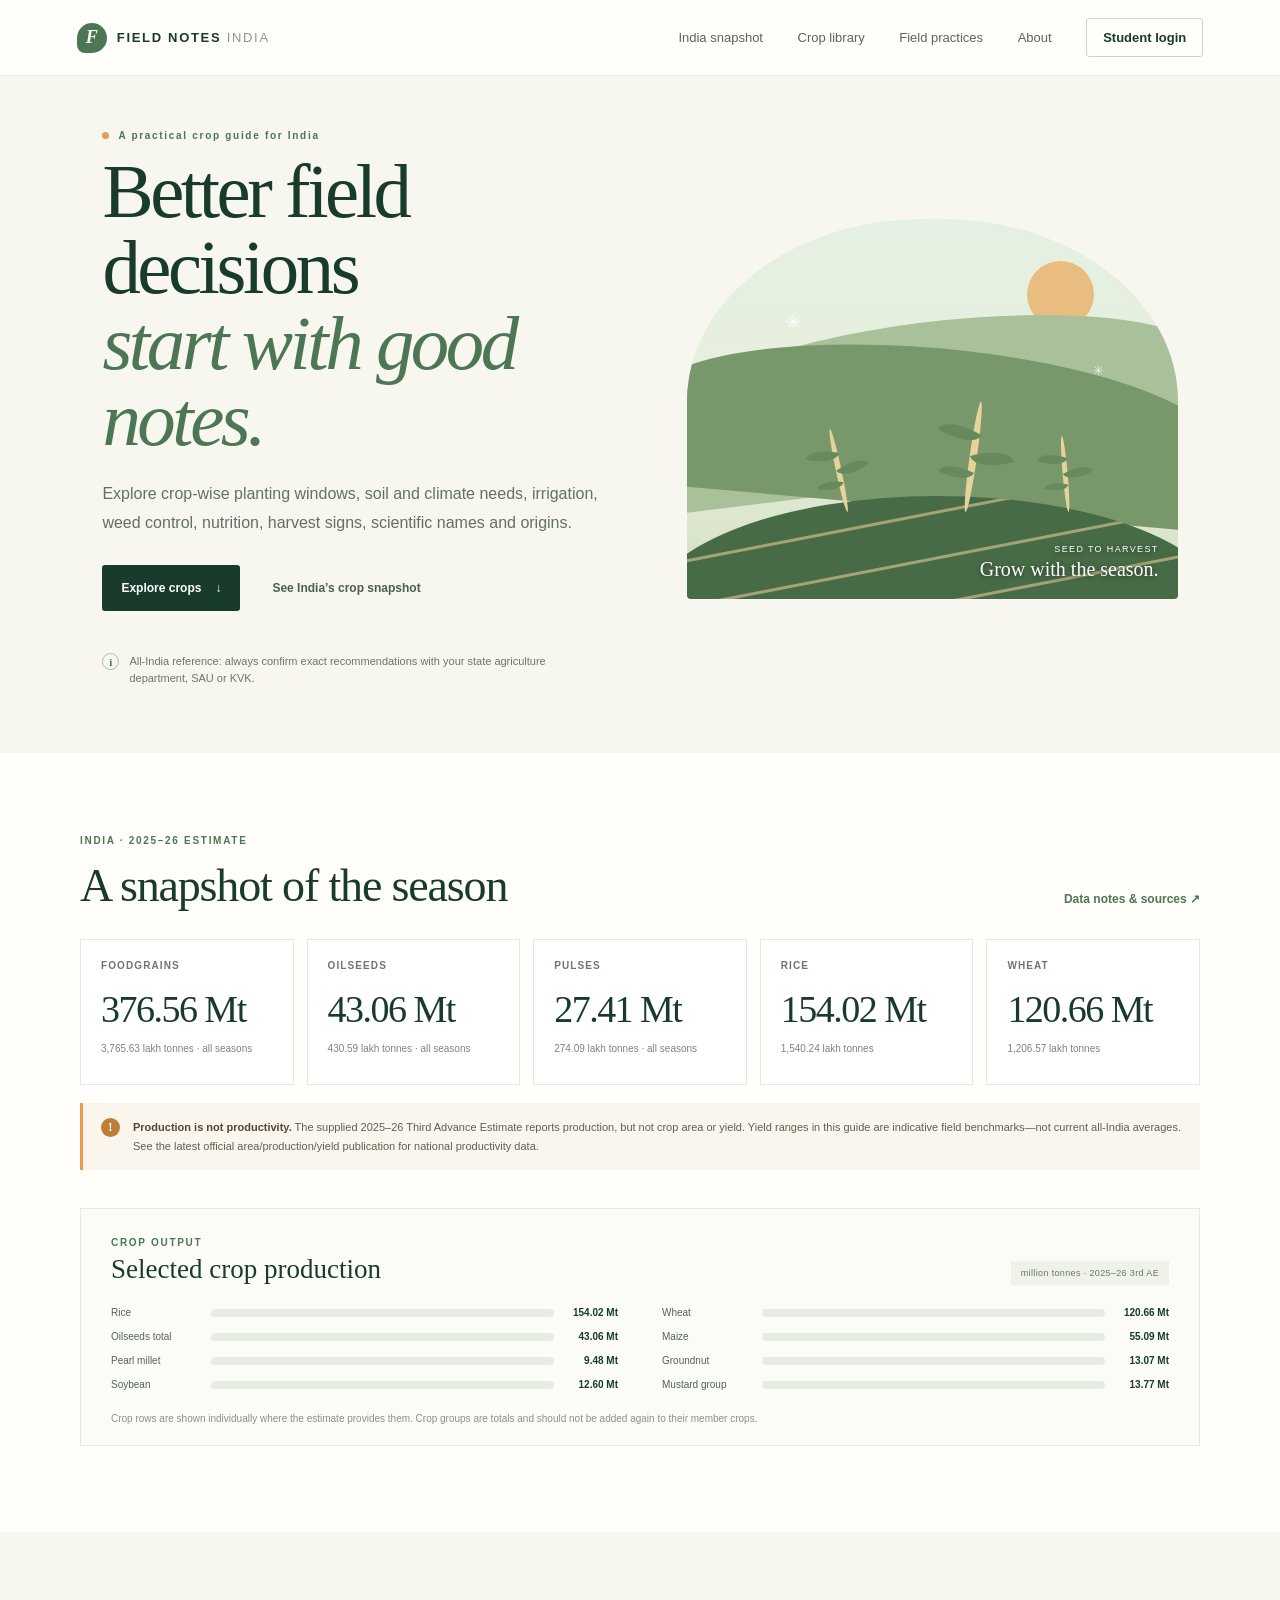
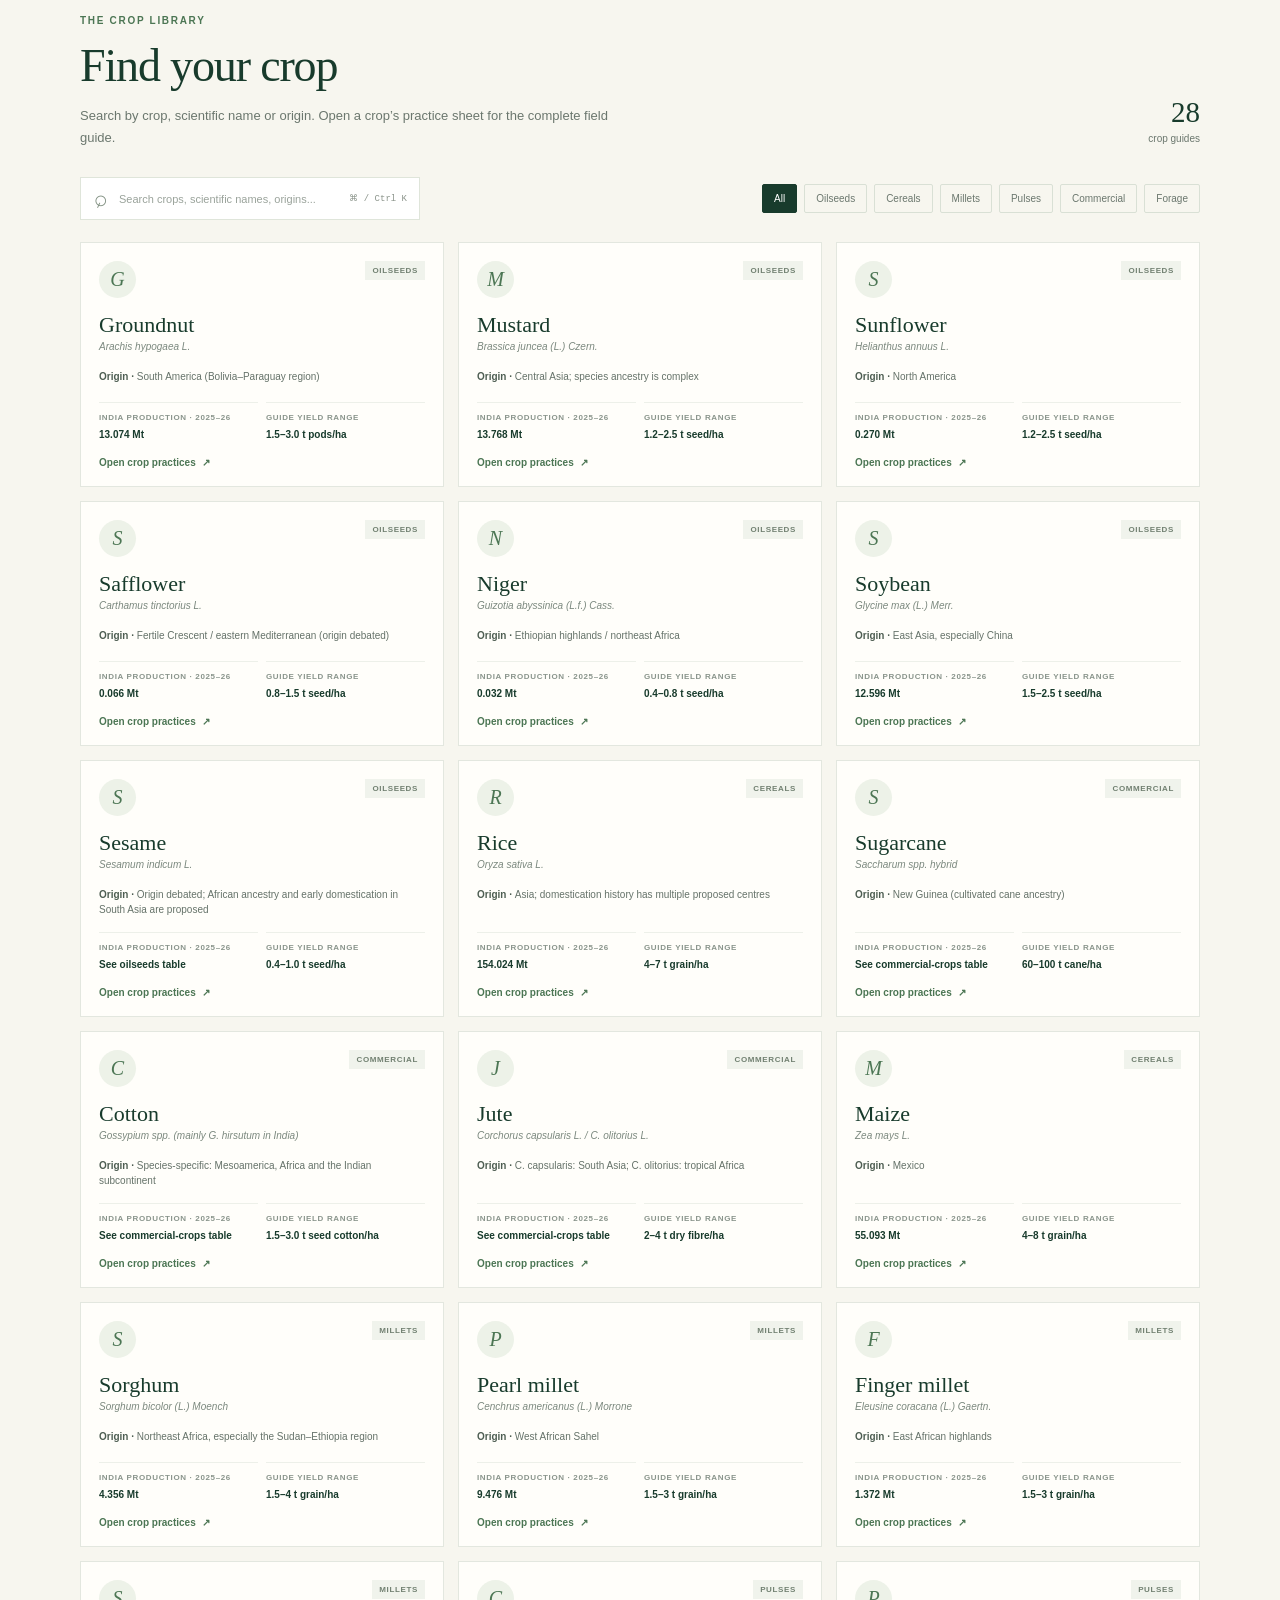
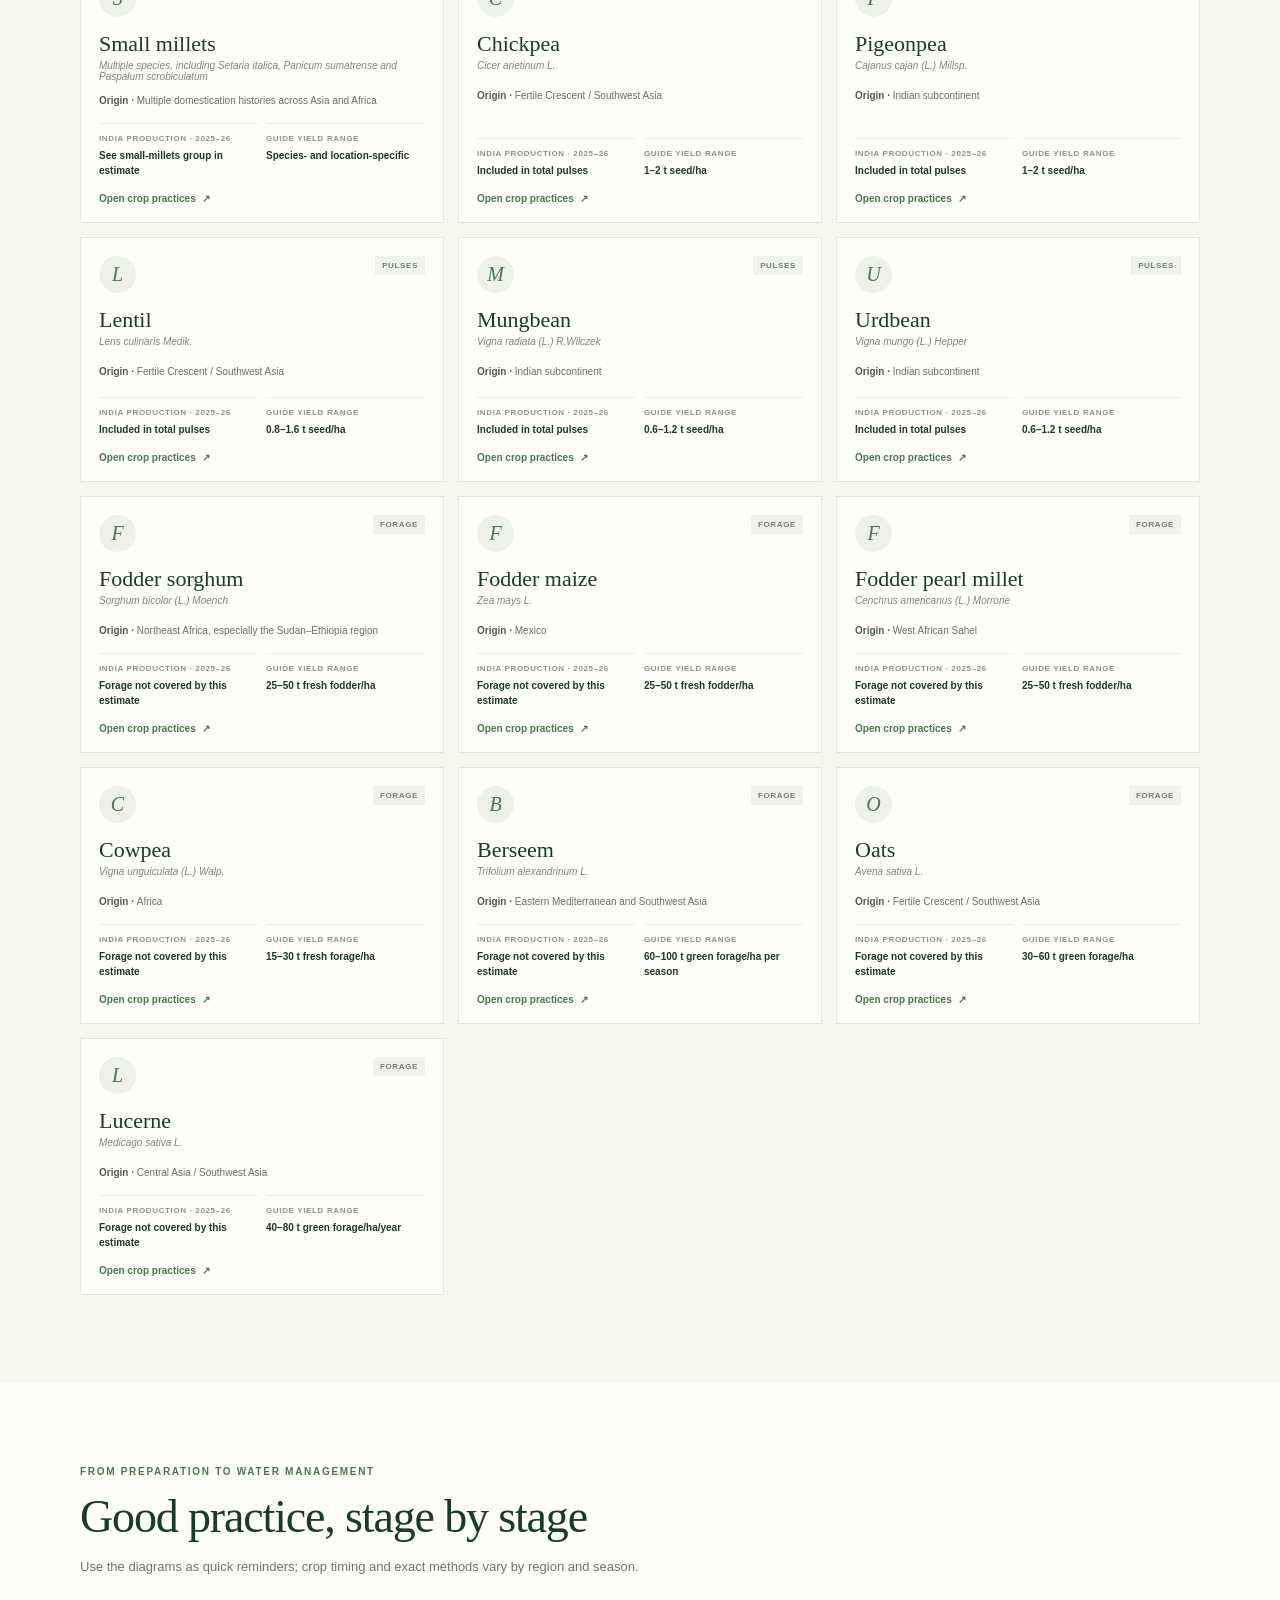
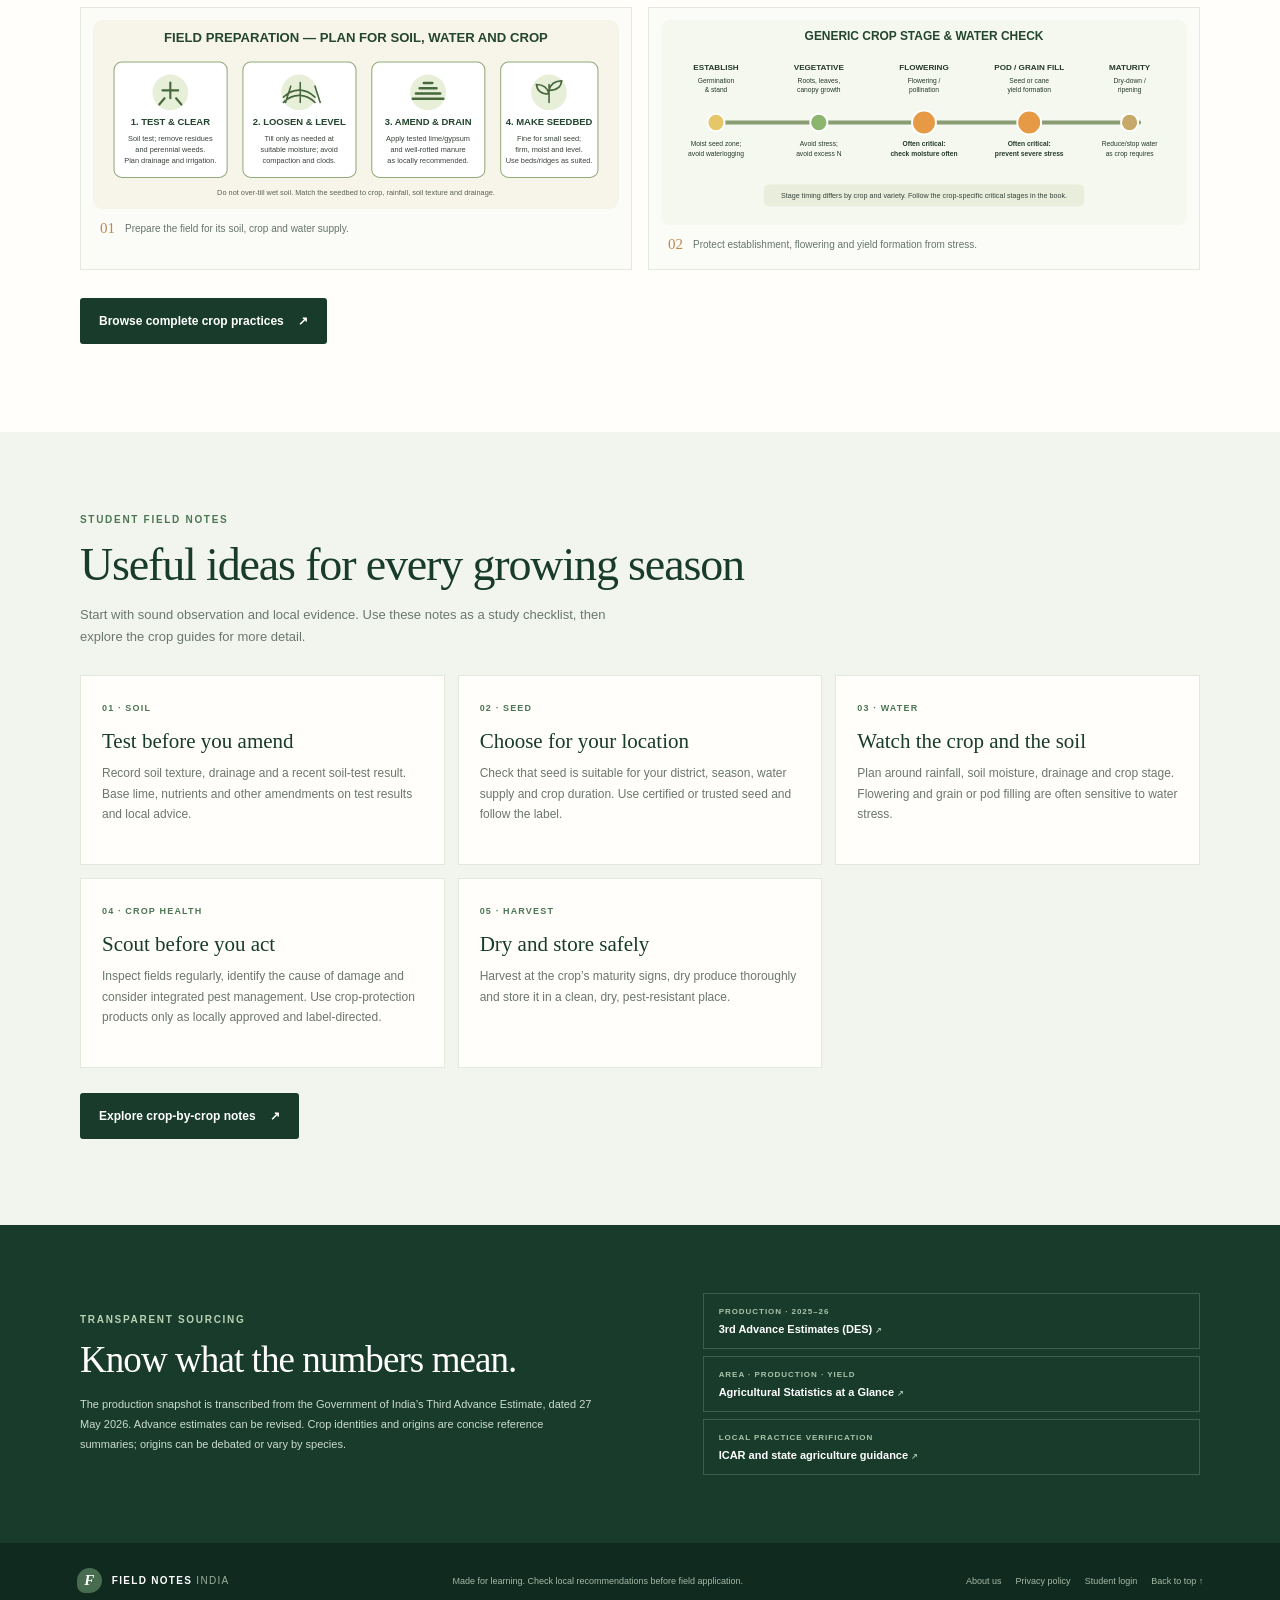
<file: index.html>
<!doctype html>
<html lang="en">
<head>
  <meta charset="utf-8">
  <meta name="viewport" content="width=device-width, initial-scale=1">
  <meta name="description" content="An India-focused crop practice guide with sowing, irrigation, nutrition, harvest, crop origins and the latest official production estimates.">
  <meta name="theme-color" content="#183b2c">
  <title>Field Notes India | Crop Practices</title>
  <link rel="stylesheet" href="styles.css">
  <script src="site.js" defer></script>
  <script src="script.js" defer></script>
</head>
<body>
  <a class="skip-link" href="#main">Skip to content</a>
  <header class="site-header">
    <a class="brand" href="#home" aria-label="Field Notes India home">
      <span class="brand-mark" aria-hidden="true">F</span>
      <span>FIELD NOTES <span class="brand-light">INDIA</span></span>
    </a>
    <button class="menu-toggle" type="button" aria-expanded="false" aria-controls="site-navigation" aria-label="Open navigation">
      <span></span><span></span><span></span>
    </button>
    <nav id="site-navigation" aria-label="Main navigation">
      <a href="#overview">India snapshot</a>
      <a href="#crops">Crop library</a>
      <a href="practices.html">Field practices</a>
      <a href="about.html">About</a>
      <a class="nav-book" href="student.html">Student login</a>
    </nav>
  </header>

  <main id="main">
    <section class="hero" id="home">
      <div class="hero-copy">
        <p class="eyebrow"><span class="eyebrow-dot"></span> A practical crop guide for India</p>
        <h1>Better field decisions<br><em>start with good notes.</em></h1>
        <p class="hero-text">Explore crop-wise planting windows, soil and climate needs, irrigation, weed control, nutrition, harvest signs, scientific names and origins.</p>
        <div class="hero-actions">
          <a class="button button-primary" href="#crops">Explore crops <span aria-hidden="true">↓</span></a>
          <a class="button button-quiet" href="#overview">See India’s crop snapshot</a>
        </div>
        <div class="hero-note"><span class="note-icon" aria-hidden="true">i</span><span>All-India reference: always confirm exact recommendations with your state agriculture department, SAU or KVK.</span></div>
      </div>
      <div class="hero-art" aria-label="Illustration of crop rows growing in a field">
        <div class="sun"></div>
        <div class="hill hill-back"></div>
        <div class="hill hill-front"></div>
        <div class="field-lines"></div>
        <div class="plant plant-one"><i></i><i></i><i></i></div>
        <div class="plant plant-two"><i></i><i></i><i></i></div>
        <div class="plant plant-three"><i></i><i></i><i></i></div>
        <div class="art-label"><span>SEED TO HARVEST</span><strong>Grow with the season.</strong></div>
        <span class="art-spark spark-one" aria-hidden="true">✳</span>
        <span class="art-spark spark-two" aria-hidden="true">✳</span>
      </div>
    </section>

    <section class="overview section-wrap" id="overview">
      <div class="section-heading heading-row">
        <div>
          <p class="eyebrow">INDIA · 2025–26 ESTIMATE</p>
          <h2>A snapshot of the season</h2>
        </div>
        <a class="text-link" href="#sources">Data notes &amp; sources <span aria-hidden="true">↗</span></a>
      </div>
      <div class="stat-grid" id="stat-grid" aria-live="polite"></div>
      <div class="data-caveat">
        <span class="caveat-symbol" aria-hidden="true">!</span>
        <p><strong>Production is not productivity.</strong> The supplied 2025–26 Third Advance Estimate reports production, but not crop area or yield. Yield ranges in this guide are indicative field benchmarks—not current all-India averages. See the latest official area/production/yield publication for national productivity data.</p>
      </div>
      <div class="production-panel">
        <div class="panel-heading">
          <div>
            <p class="eyebrow">CROP OUTPUT</p>
            <h3>Selected crop production</h3>
          </div>
          <span class="unit-tag">million tonnes · 2025–26 3rd AE</span>
        </div>
        <div class="chart-list" id="production-chart" aria-label="Bar chart showing selected crop production"></div>
        <p class="chart-note">Crop rows are shown individually where the estimate provides them. Crop groups are totals and should not be added again to their member crops.</p>
      </div>
    </section>

    <section class="crop-section" id="crops">
      <div class="section-wrap">
        <div class="section-heading heading-row">
          <div>
            <p class="eyebrow">THE CROP LIBRARY</p>
            <h2>Find your crop</h2>
            <p class="section-intro">Search by crop, scientific name or origin. Open a crop’s practice sheet for the complete field guide.</p>
          </div>
          <p class="crop-count"><strong id="crop-count">0</strong><span>crop guides</span></p>
        </div>
        <div class="crop-controls">
          <label class="search-box">
            <span class="search-icon" aria-hidden="true">⌕</span>
            <span class="visually-hidden">Search crops</span>
            <input id="crop-search" type="search" placeholder="Search crops, scientific names, origins..." autocomplete="off">
            <kbd>⌘ / Ctrl K</kbd>
          </label>
          <div class="filter-row" id="category-filters" aria-label="Filter crops by category"></div>
        </div>
        <div class="crop-grid" id="crop-grid"></div>
        <p class="empty-state" id="empty-state" hidden>No crop matches that search. Try another name or category.</p>
      </div>
    </section>

    <section class="field-section section-wrap" id="field-practice">
      <div class="section-heading">
        <p class="eyebrow">FROM PREPARATION TO WATER MANAGEMENT</p>
        <h2>Good practice, stage by stage</h2>
        <p class="section-intro">Use the diagrams as quick reminders; crop timing and exact methods vary by region and season.</p>
      </div>
      <div class="diagram-grid">
        <figure class="diagram-card">
          <img src="field-preparation.svg" alt="Four field preparation steps: test and clear, loosen and level, amend and drain, then make a crop-appropriate seedbed." loading="lazy">
          <figcaption><span>01</span> Prepare the field for its soil, crop and water supply.</figcaption>
        </figure>
        <figure class="diagram-card">
          <img src="crop-growth-water.svg" alt="Crop growth timeline highlighting flowering and pod or grain filling as commonly water-sensitive stages." loading="lazy">
          <figcaption><span>02</span> Protect establishment, flowering and yield formation from stress.</figcaption>
        </figure>
      </div>
      <a class="button button-dark" href="practices.html">Browse complete crop practices <span aria-hidden="true">↗</span></a>
    </section>

    <section class="learning-section" id="learning-notes">
      <div class="section-wrap">
        <div class="section-heading">
          <p class="eyebrow">STUDENT FIELD NOTES</p>
          <h2>Useful ideas for every growing season</h2>
          <p class="section-intro">Start with sound observation and local evidence. Use these notes as a study checklist, then explore the crop guides for more detail.</p>
        </div>
        <div class="learning-grid">
          <article class="learning-card">
            <span class="learning-number">01 · SOIL</span>
            <h3>Test before you amend</h3>
            <p>Record soil texture, drainage and a recent soil-test result. Base lime, nutrients and other amendments on test results and local advice.</p>
          </article>
          <article class="learning-card">
            <span class="learning-number">02 · SEED</span>
            <h3>Choose for your location</h3>
            <p>Check that seed is suitable for your district, season, water supply and crop duration. Use certified or trusted seed and follow the label.</p>
          </article>
          <article class="learning-card">
            <span class="learning-number">03 · WATER</span>
            <h3>Watch the crop and the soil</h3>
            <p>Plan around rainfall, soil moisture, drainage and crop stage. Flowering and grain or pod filling are often sensitive to water stress.</p>
          </article>
          <article class="learning-card">
            <span class="learning-number">04 · CROP HEALTH</span>
            <h3>Scout before you act</h3>
            <p>Inspect fields regularly, identify the cause of damage and consider integrated pest management. Use crop-protection products only as locally approved and label-directed.</p>
          </article>
          <article class="learning-card">
            <span class="learning-number">05 · HARVEST</span>
            <h3>Dry and store safely</h3>
            <p>Harvest at the crop’s maturity signs, dry produce thoroughly and store it in a clean, dry, pest-resistant place.</p>
          </article>
        </div>
        <a class="button button-dark learning-link" href="practices.html">Explore crop-by-crop notes <span aria-hidden="true">↗</span></a>
      </div>
    </section>

    <section class="sources-section" id="sources">
      <div class="section-wrap sources-inner">
        <div>
          <p class="eyebrow">TRANSPARENT SOURCING</p>
          <h2>Know what the numbers mean.</h2>
          <p>The production snapshot is transcribed from the Government of India’s Third Advance Estimate, dated 27 May 2026. Advance estimates can be revised. Crop identities and origins are concise reference summaries; origins can be debated or vary by species.</p>
        </div>
        <div class="source-links">
          <a href="https://desagri.gov.in/wp-content/uploads/2026/06/Time-Series-3rd-AE-2025-26-English.pdf" target="_blank" rel="noopener noreferrer">
            <span>PRODUCTION · 2025–26</span><strong>3rd Advance Estimates (DES) <span aria-hidden="true">↗</span></strong>
          </a>
          <a href="https://desagri.gov.in/document-report-category/agriculture-statistics-at-a-glance/" target="_blank" rel="noopener noreferrer">
            <span>AREA · PRODUCTION · YIELD</span><strong>Agricultural Statistics at a Glance <span aria-hidden="true">↗</span></strong>
          </a>
          <a href="https://icar.org.in/" target="_blank" rel="noopener noreferrer">
            <span>LOCAL PRACTICE VERIFICATION</span><strong>ICAR and state agriculture guidance <span aria-hidden="true">↗</span></strong>
          </a>
        </div>
      </div>
    </section>
  </main>
  <footer class="site-footer">
    <a class="brand footer-brand" href="#home"><span class="brand-mark" aria-hidden="true">F</span><span>FIELD NOTES <span class="brand-light">INDIA</span></span></a>
    <p>Made for learning. Check local recommendations before field application.</p>
    <div class="footer-links"><a href="about.html">About us</a><a href="privacy.html">Privacy policy</a><a href="student.html">Student login</a><a href="#home">Back to top ↑</a></div>
  </footer>
</body>
</html>
</file>
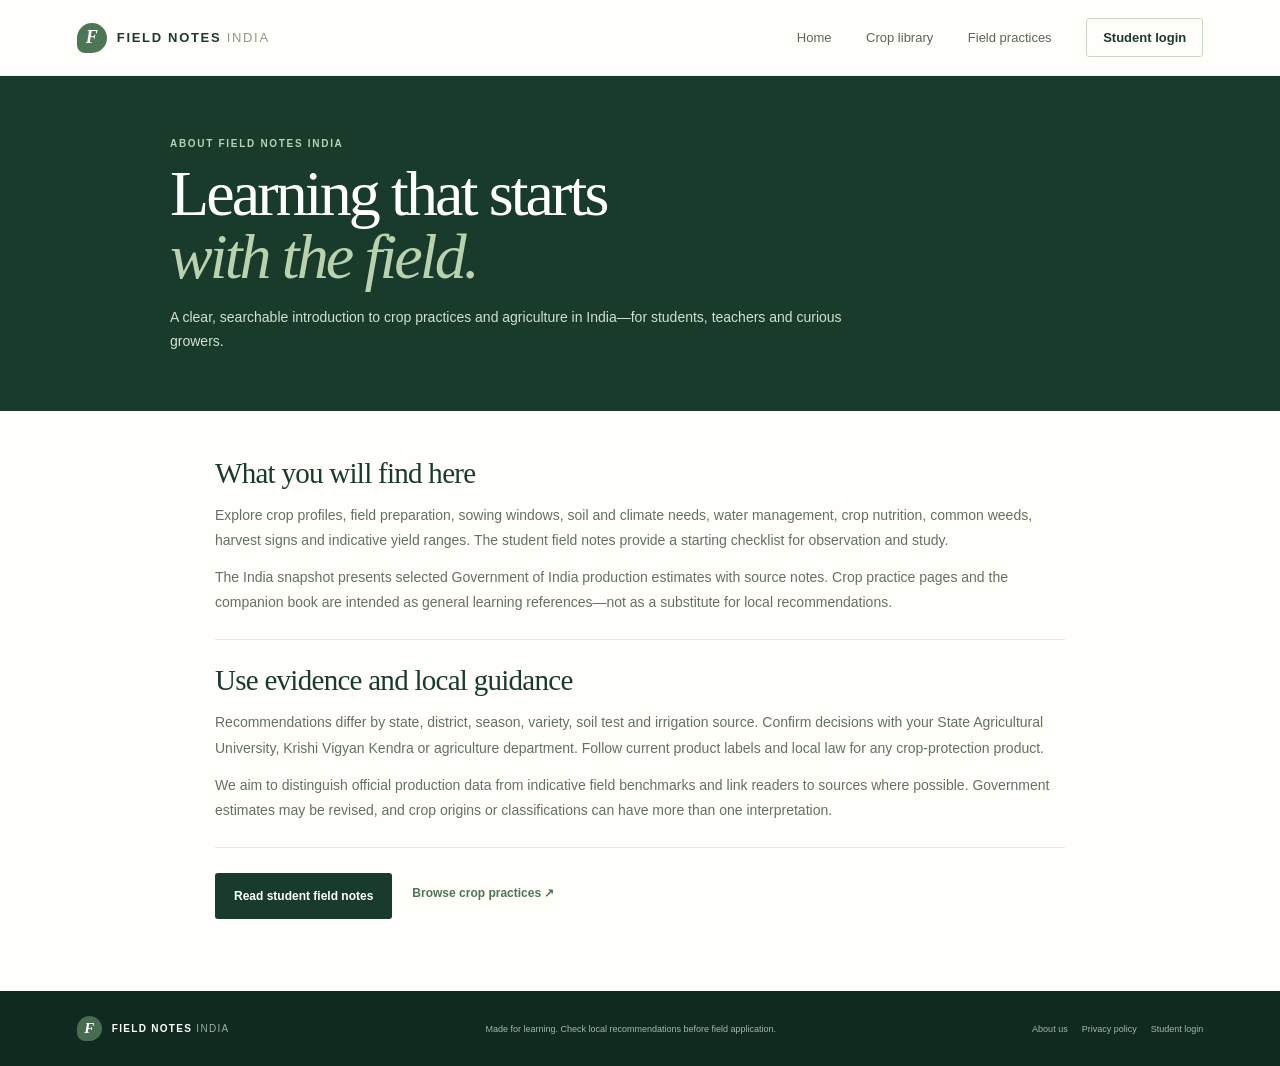
<file: about.html>
<!doctype html>
<html lang="en">
<head>
  <meta charset="utf-8">
  <meta name="viewport" content="width=device-width, initial-scale=1">
  <meta name="description" content="About Field Notes India, an educational crop-practices and agriculture learning resource.">
  <meta name="theme-color" content="#183b2c">
  <title>About Us | Field Notes India</title>
  <link rel="stylesheet" href="styles.css">
  <script src="site.js" defer></script>
</head>
<body>
  <a class="skip-link" href="#main">Skip to content</a>
  <header class="site-header">
    <a class="brand" href="index.html" aria-label="Field Notes India home">
      <span class="brand-mark" aria-hidden="true">F</span>
      <span>FIELD NOTES <span class="brand-light">INDIA</span></span>
    </a>
    <button class="menu-toggle" type="button" aria-expanded="false" aria-controls="site-navigation" aria-label="Open navigation">
      <span></span><span></span><span></span>
    </button>
    <nav id="site-navigation" aria-label="Main navigation">
      <a href="index.html">Home</a>
      <a href="index.html#crops">Crop library</a>
      <a href="practices.html">Field practices</a>
      <a class="nav-book" href="student.html">Student login</a>
    </nav>
  </header>
  <main id="main">
    <section class="page-hero">
      <div class="page-hero-inner">
        <p class="eyebrow">ABOUT FIELD NOTES INDIA</p>
        <h1>Learning that starts<br><em>with the field.</em></h1>
        <p>A clear, searchable introduction to crop practices and agriculture in India—for students, teachers and curious growers.</p>
      </div>
    </section>
    <section class="editorial-content section-wrap">
      <article class="editorial-block">
        <h2>What you will find here</h2>
        <p>Explore crop profiles, field preparation, sowing windows, soil and climate needs, water management, crop nutrition, common weeds, harvest signs and indicative yield ranges. The student field notes provide a starting checklist for observation and study.</p>
        <p>The India snapshot presents selected Government of India production estimates with source notes. Crop practice pages and the companion book are intended as general learning references—not as a substitute for local recommendations.</p>
      </article>
      <article class="editorial-block">
        <h2>Use evidence and local guidance</h2>
        <p>Recommendations differ by state, district, season, variety, soil test and irrigation source. Confirm decisions with your State Agricultural University, Krishi Vigyan Kendra or agriculture department. Follow current product labels and local law for any crop-protection product.</p>
        <p>We aim to distinguish official production data from indicative field benchmarks and link readers to sources where possible. Government estimates may be revised, and crop origins or classifications can have more than one interpretation.</p>
      </article>
      <div class="editorial-actions">
        <a class="button button-dark" href="index.html#learning-notes">Read student field notes</a>
        <a class="text-link" href="practices.html">Browse crop practices ↗</a>
      </div>
    </section>
  </main>
  <footer class="site-footer">
    <a class="brand footer-brand" href="index.html"><span class="brand-mark" aria-hidden="true">F</span><span>FIELD NOTES <span class="brand-light">INDIA</span></span></a>
    <p>Made for learning. Check local recommendations before field application.</p>
    <div class="footer-links"><a href="about.html">About us</a><a href="privacy.html">Privacy policy</a><a href="student.html">Student login</a></div>
  </footer>
</body>
</html>
</file>
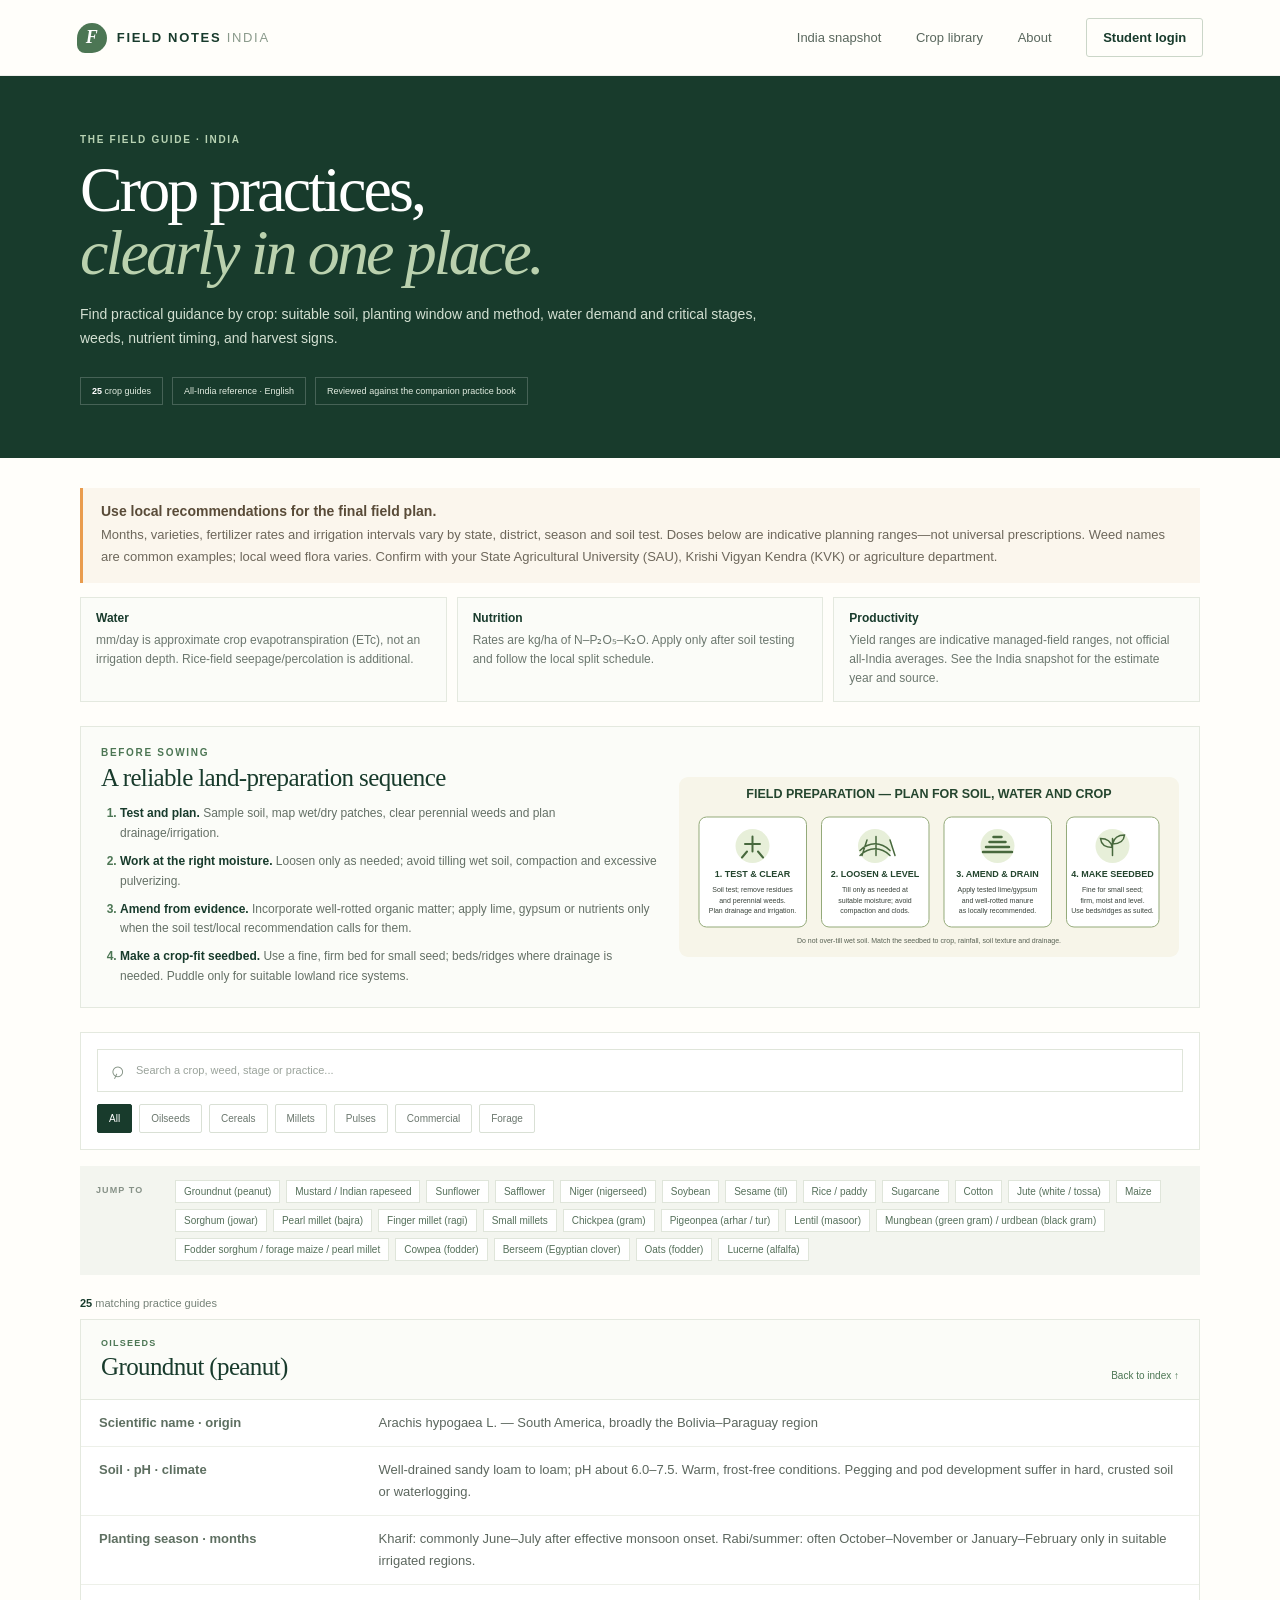
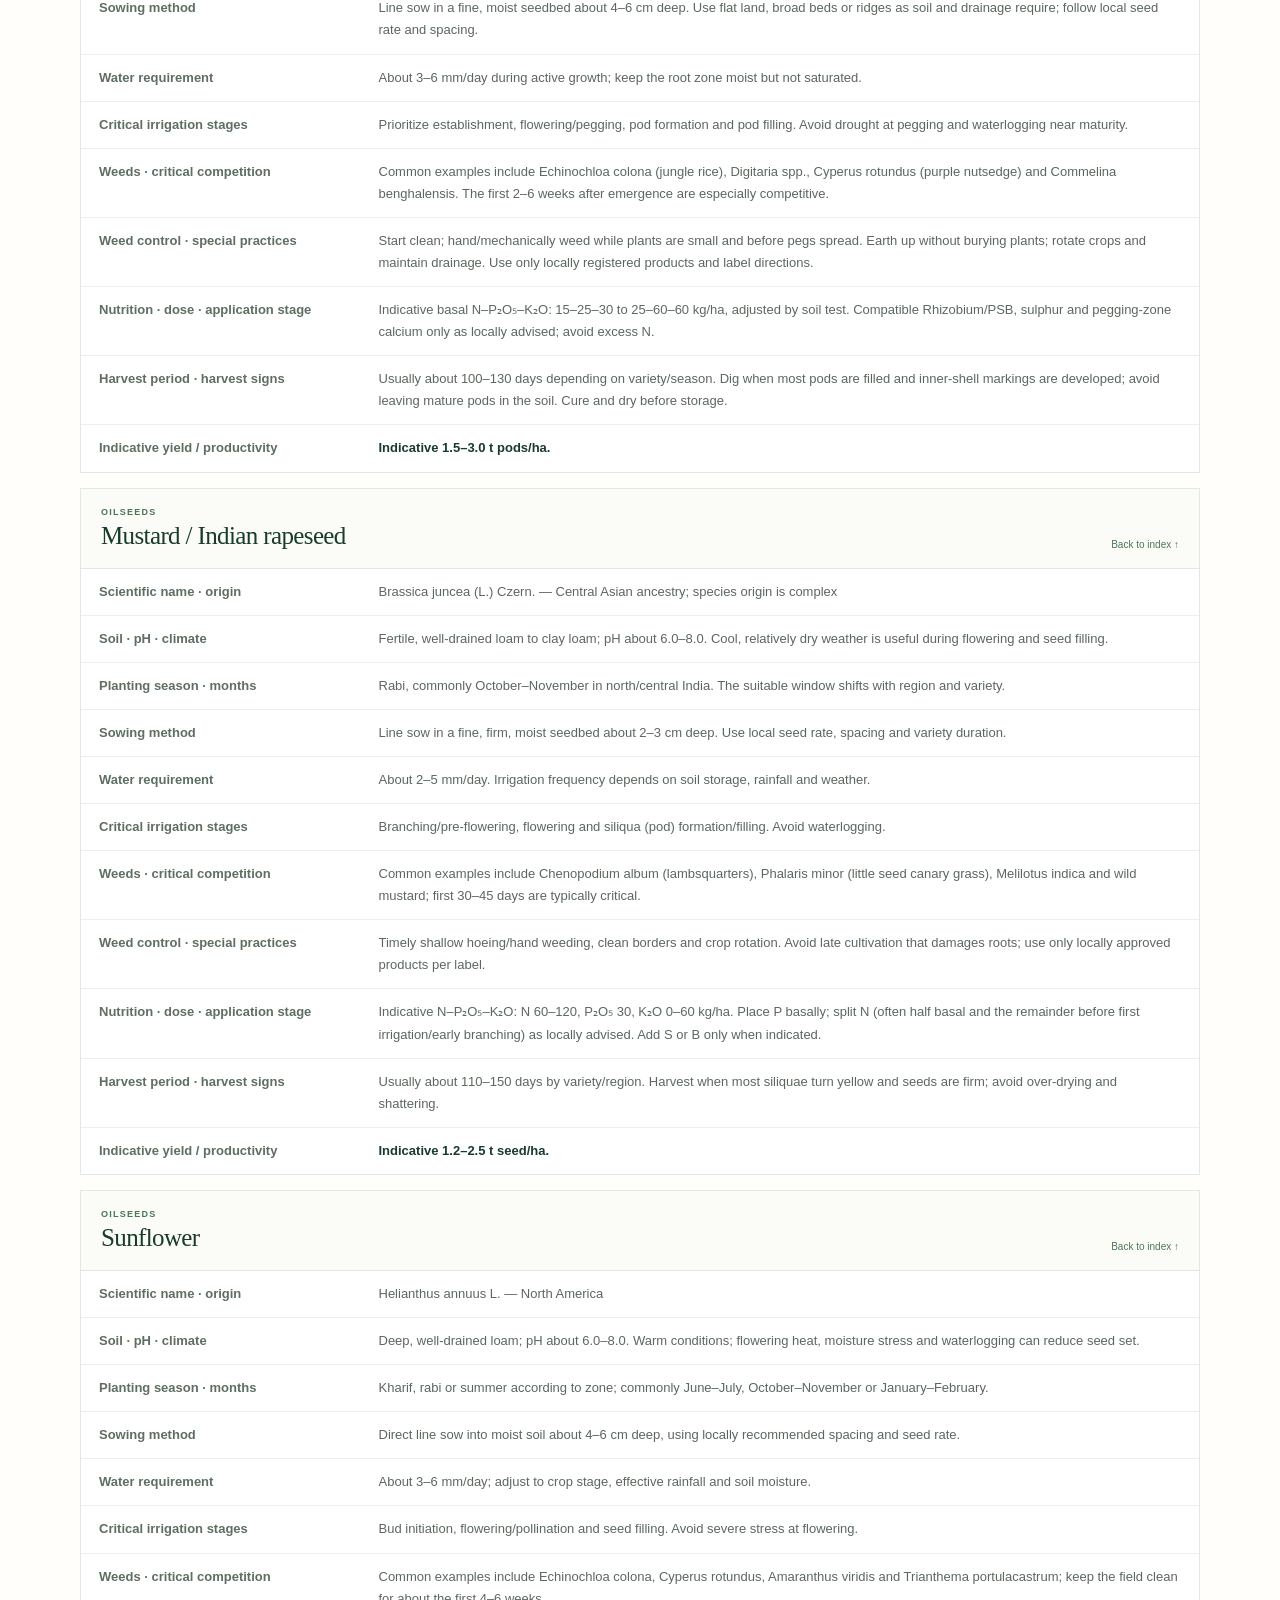
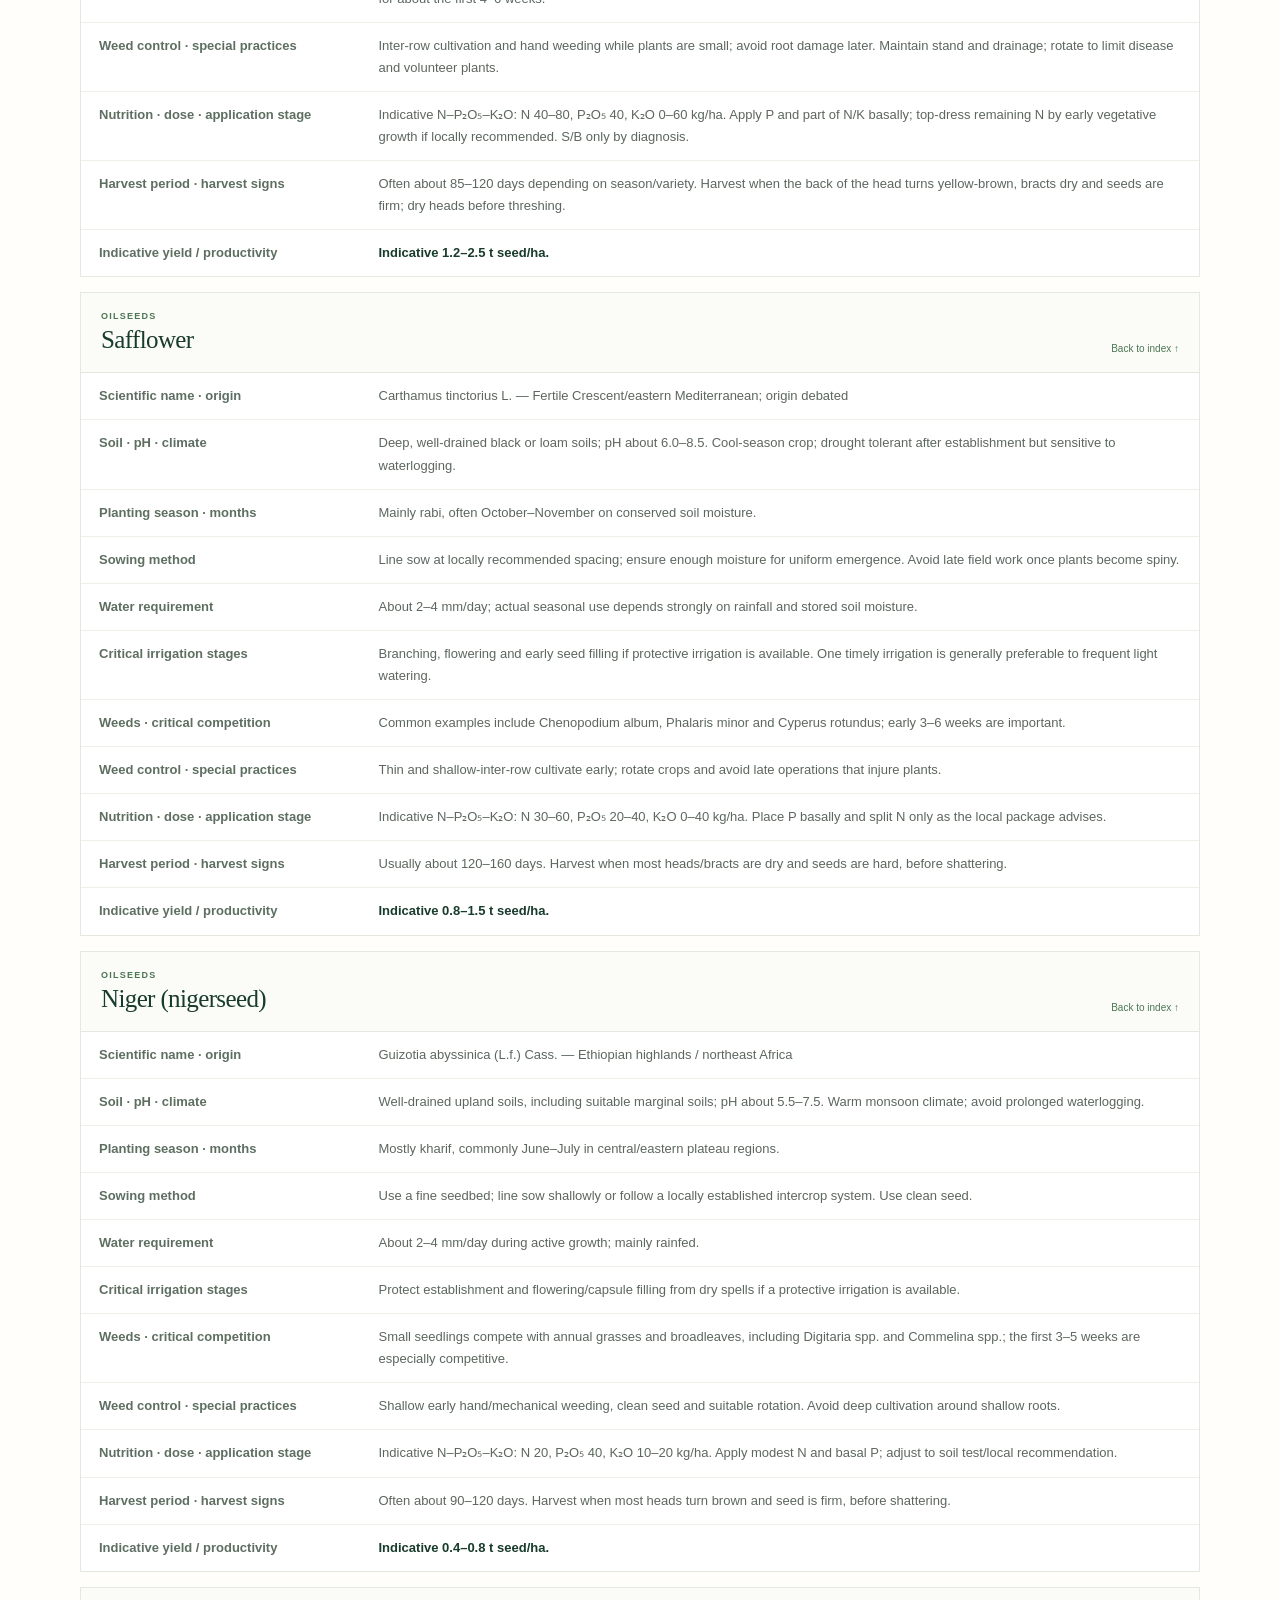
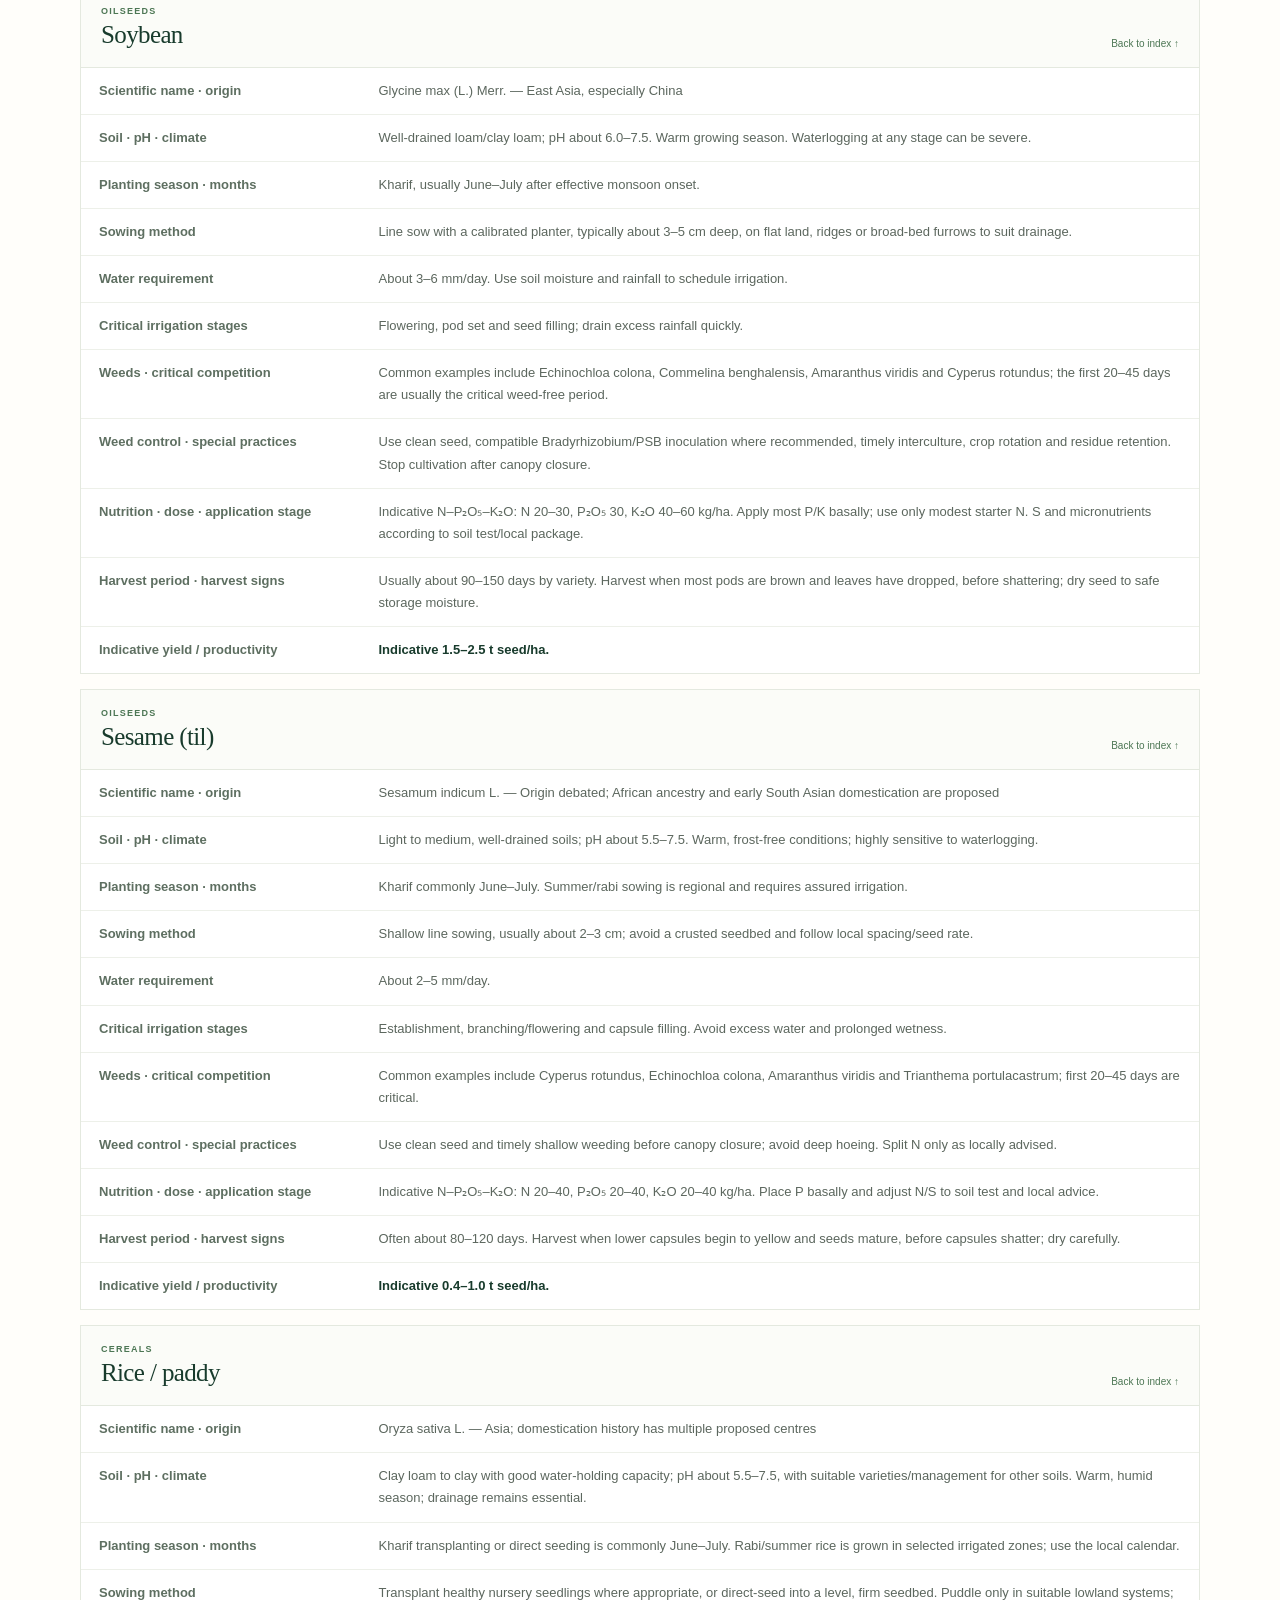
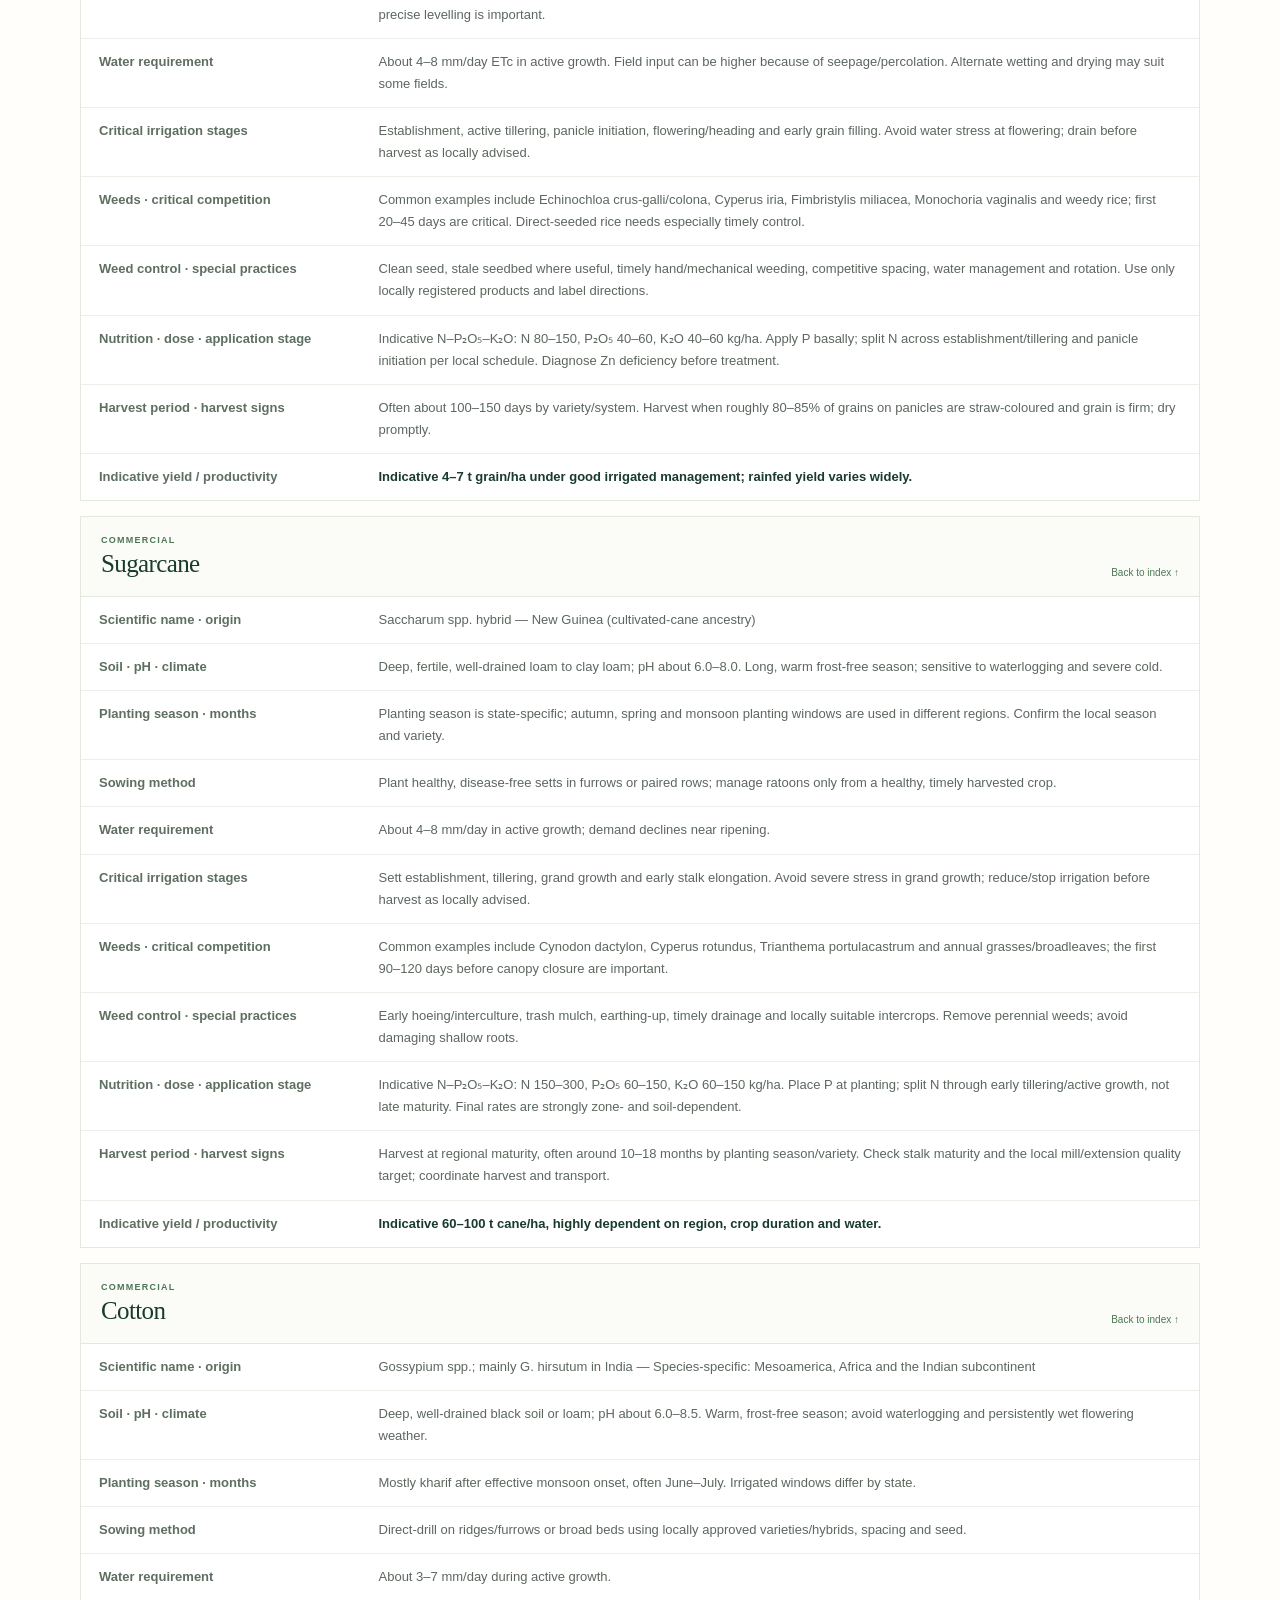
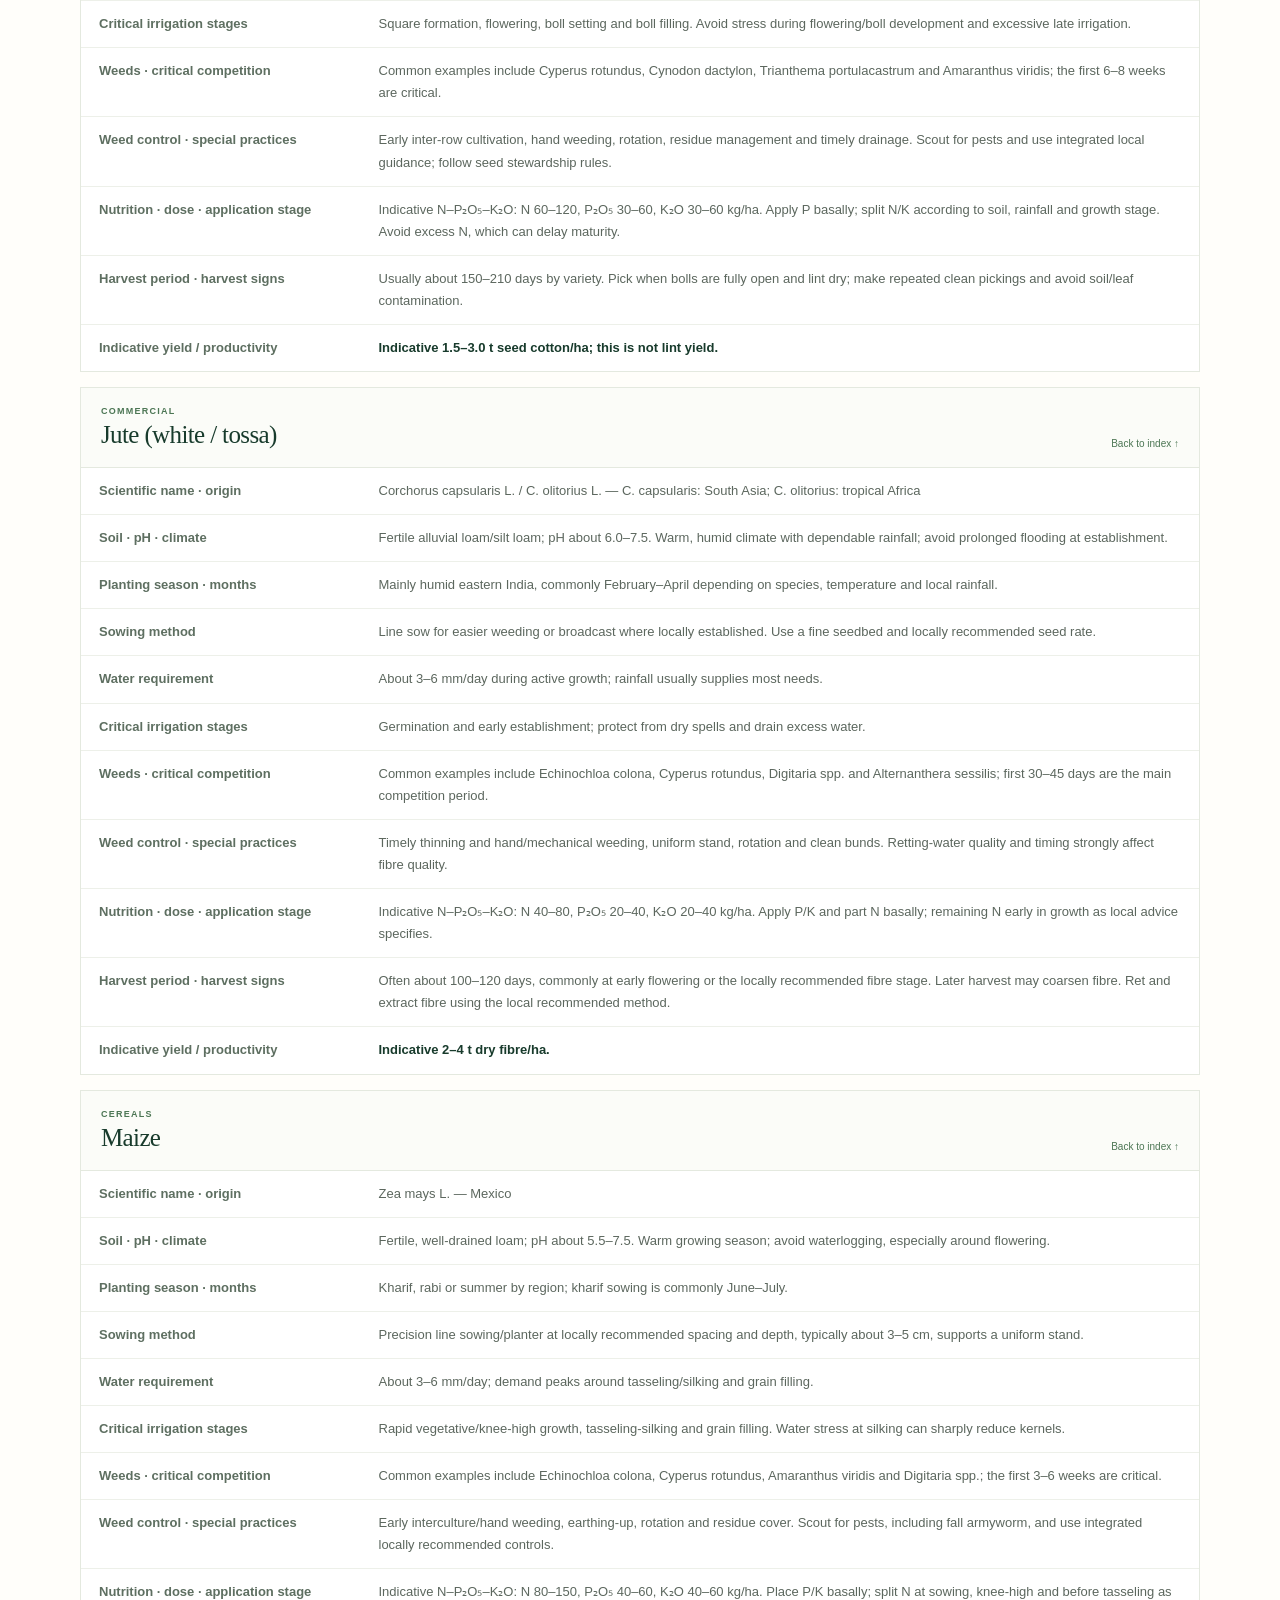
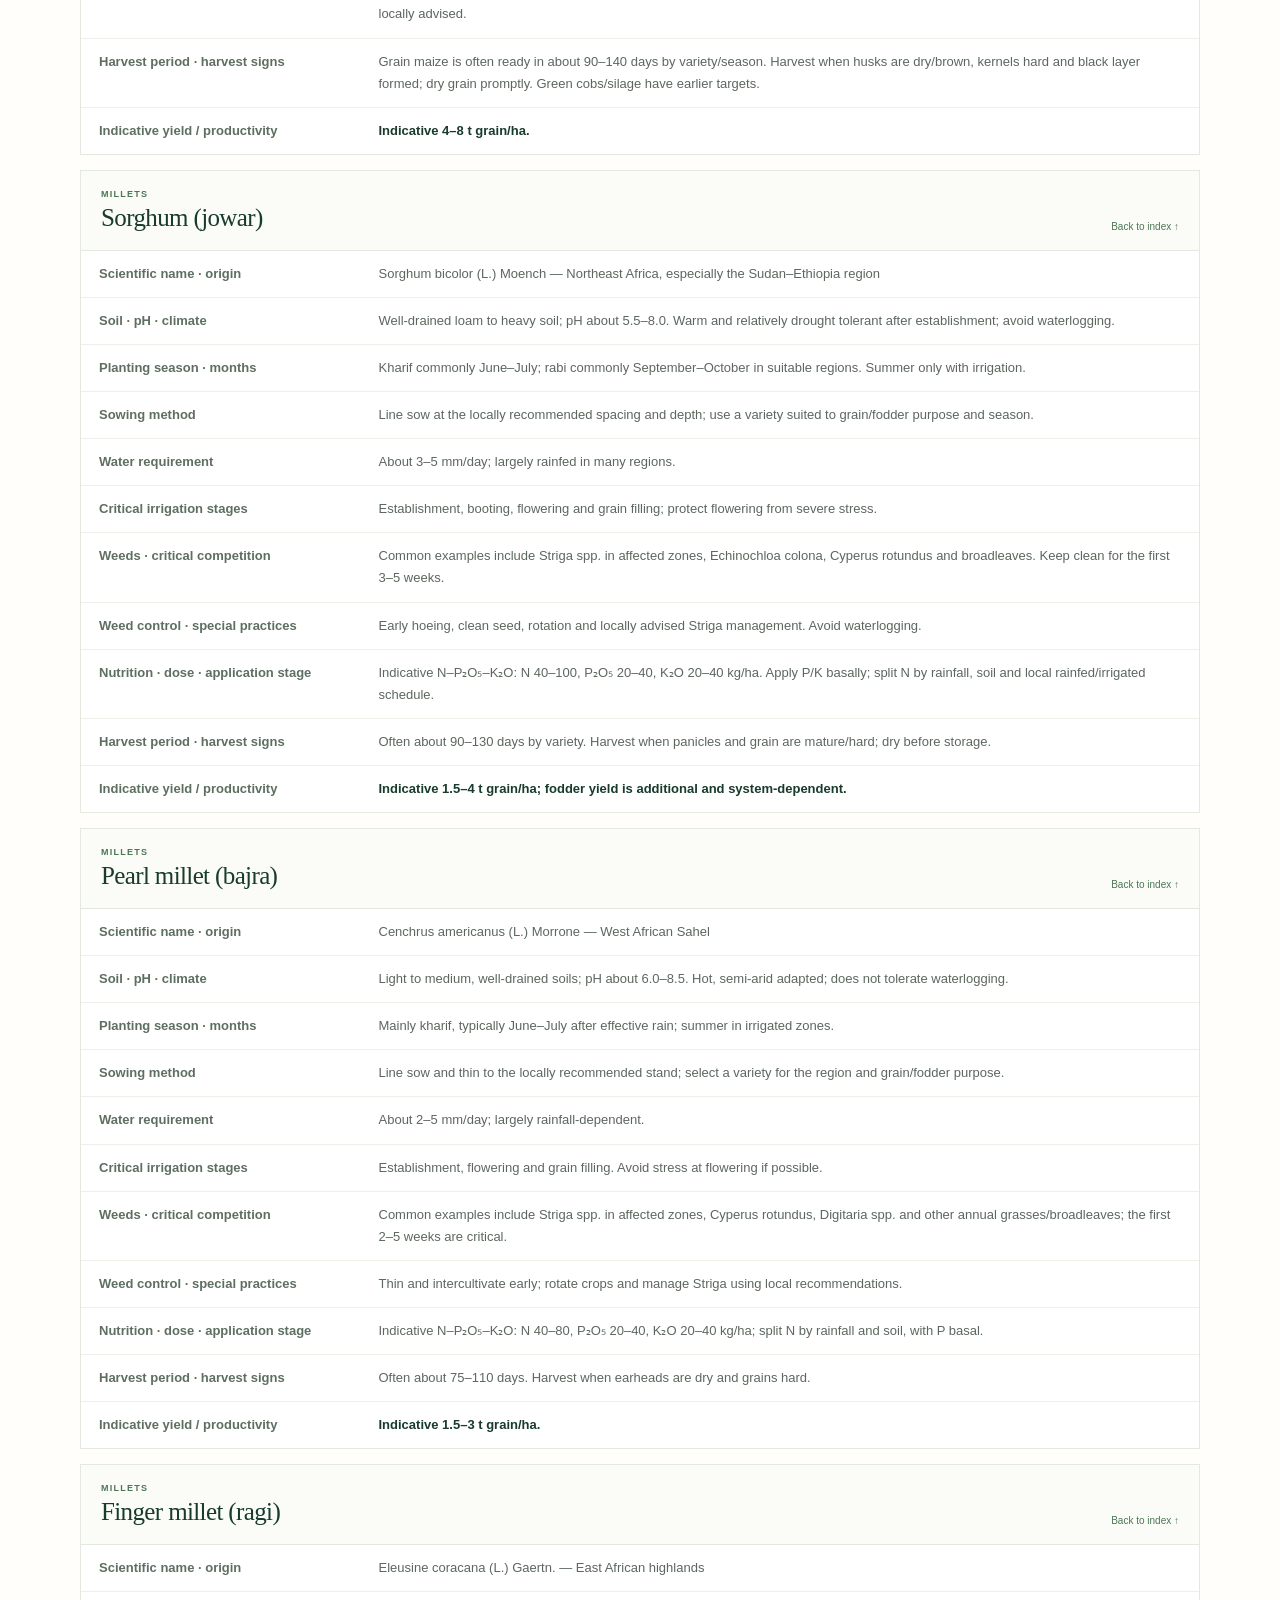
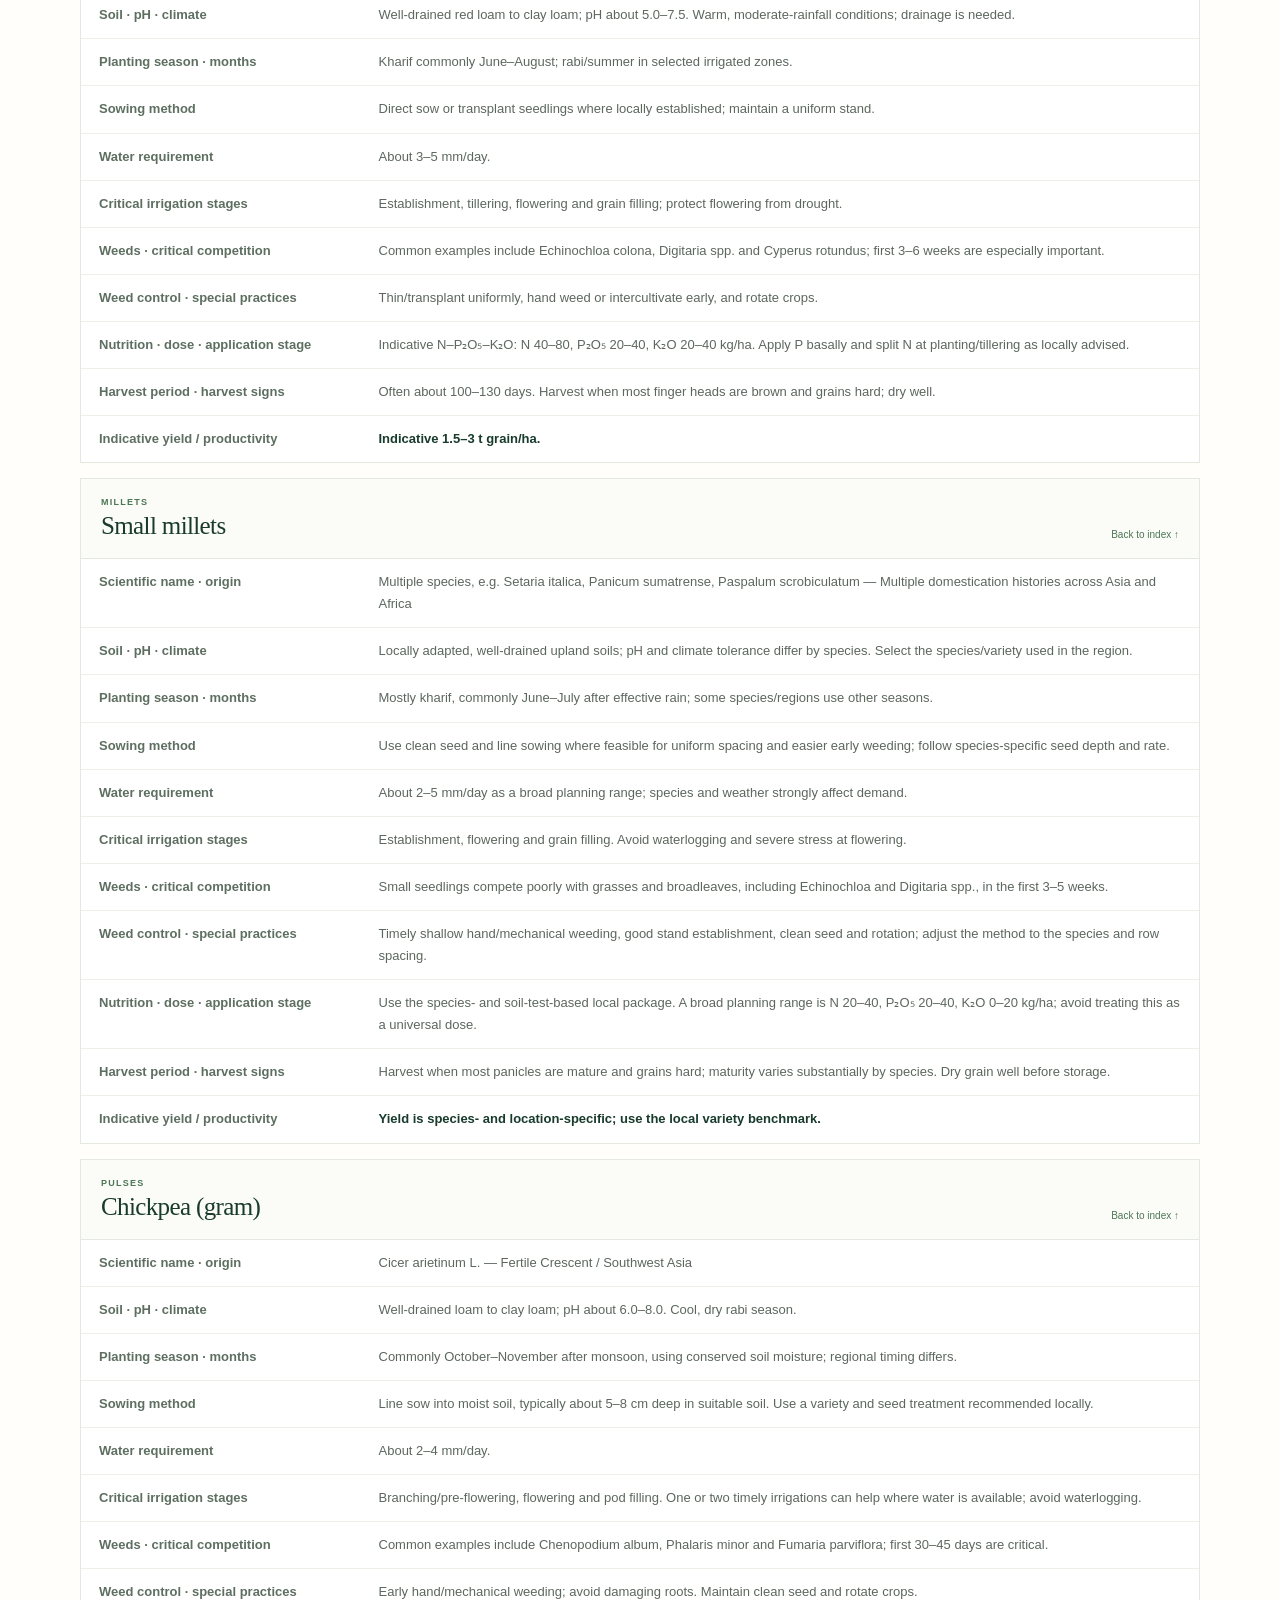
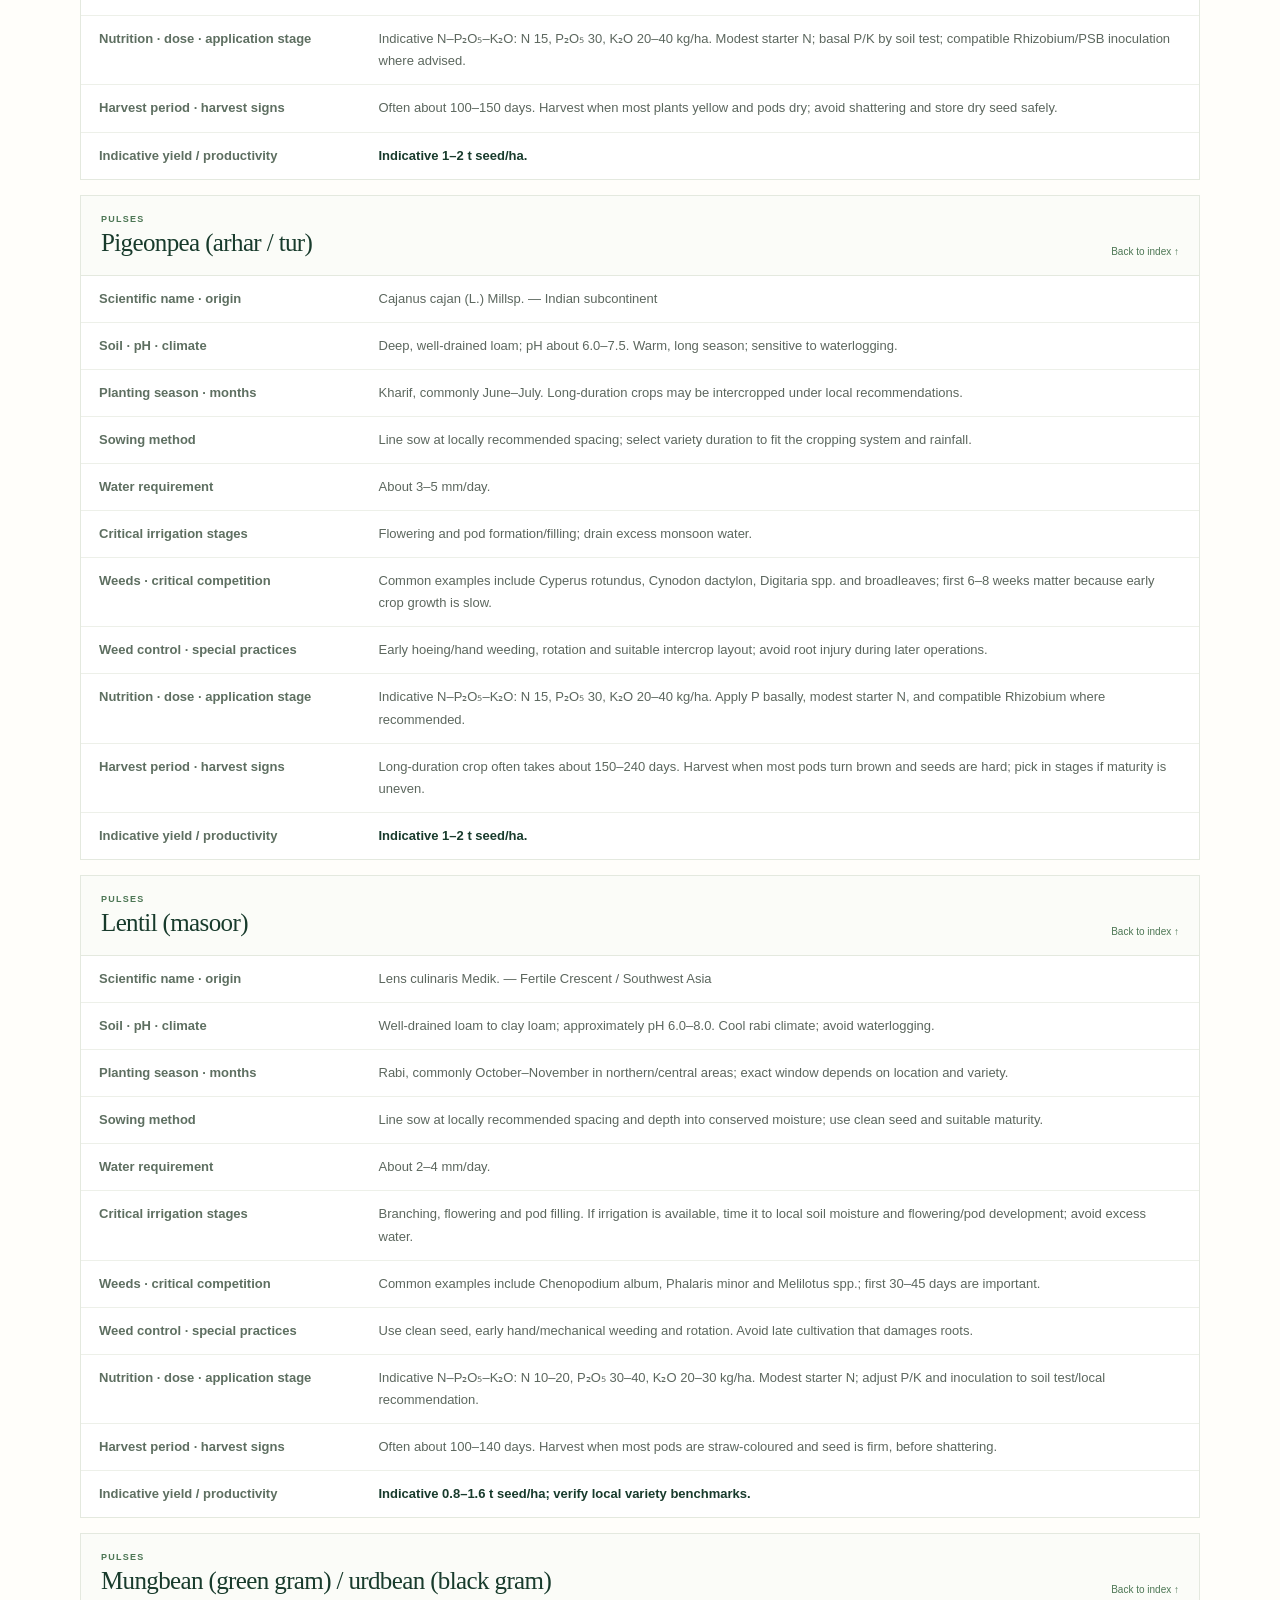
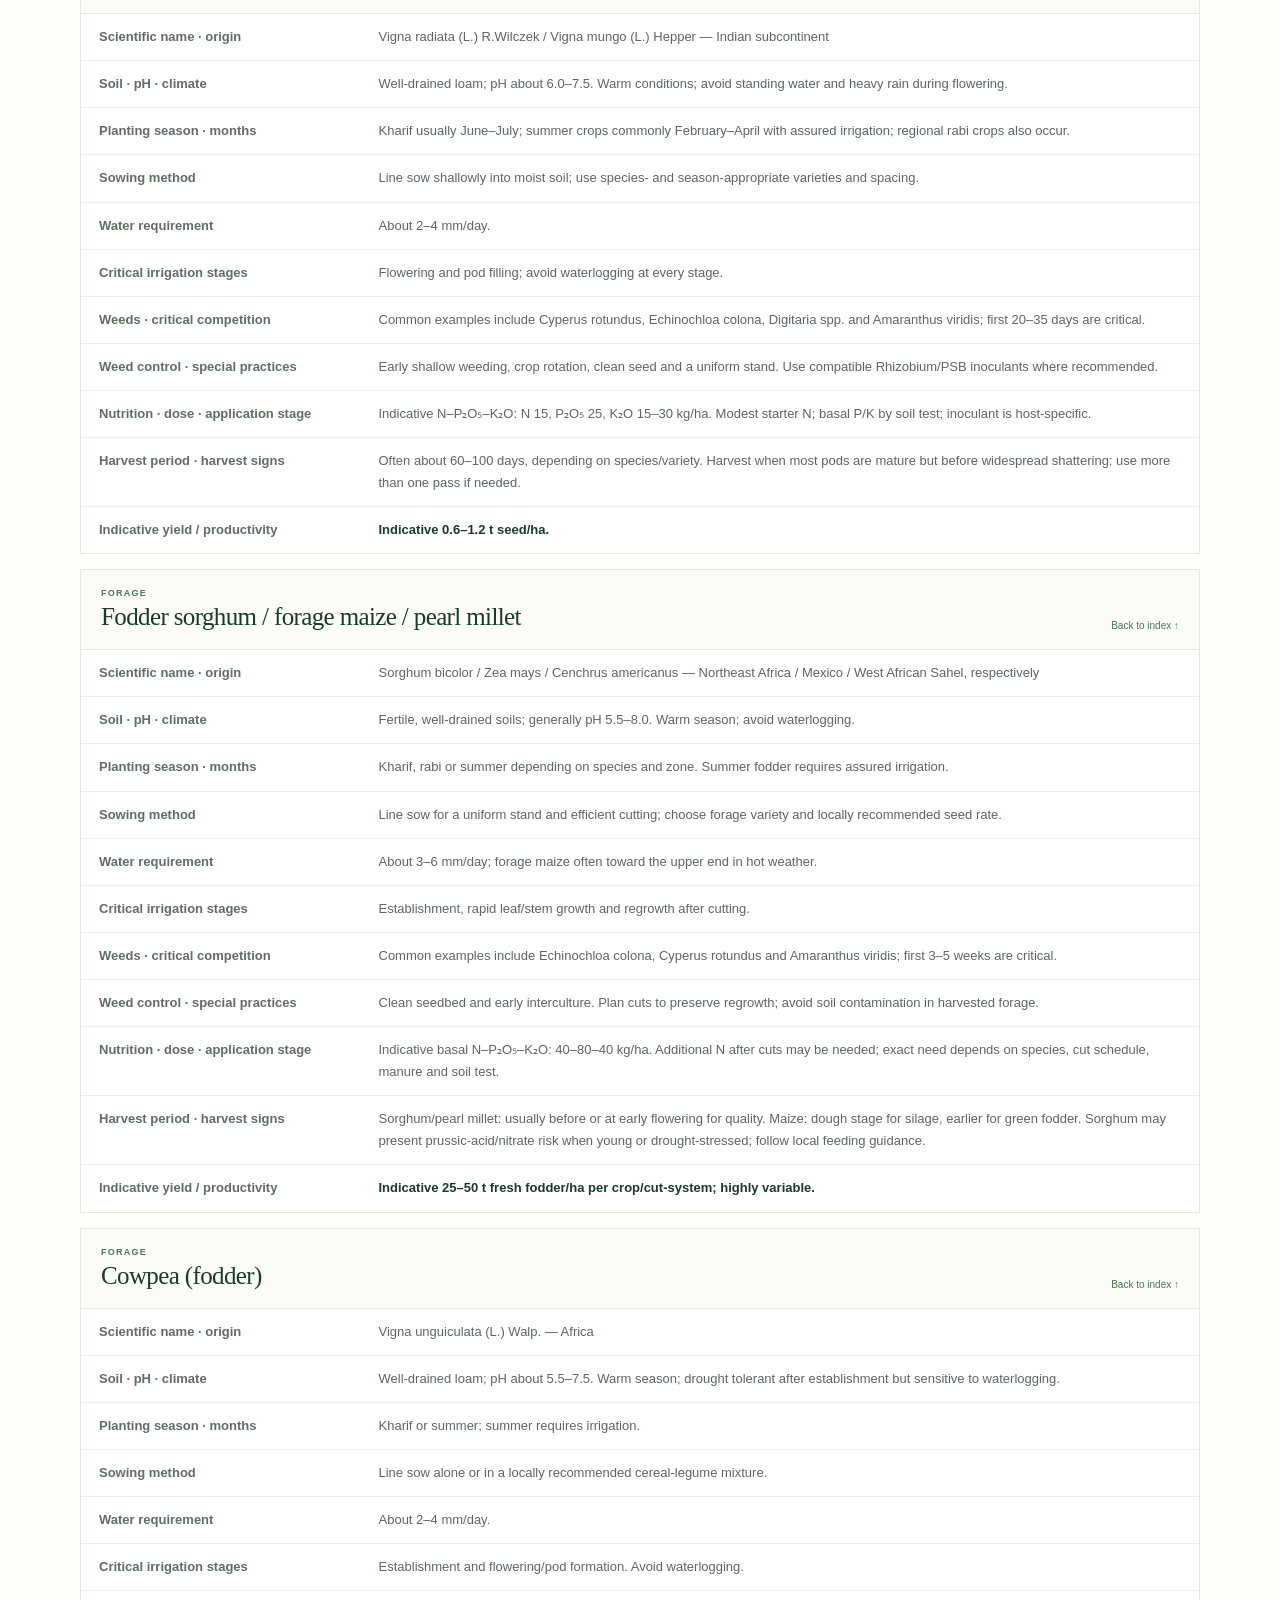
<file: practices.html>
<!doctype html>
<html lang="en">
<head>
  <meta charset="utf-8">
  <meta name="viewport" content="width=device-width, initial-scale=1">
  <meta name="description" content="Searchable India crop practices for soil, sowing, water, weeds, nutrition and harvest.">
  <meta name="theme-color" content="#183b2c">
  <title>Crop Practices | Field Notes India</title>
  <link rel="stylesheet" href="styles.css">
  <script src="site.js" defer></script>
  <script src="practices.js" defer></script>
</head>
<body>
  <a class="skip-link" href="#main">Skip to content</a>
  <header class="site-header">
    <a class="brand" href="index.html" aria-label="Field Notes India home">
      <span class="brand-mark" aria-hidden="true">F</span>
      <span>FIELD NOTES <span class="brand-light">INDIA</span></span>
    </a>
    <button class="menu-toggle" type="button" aria-expanded="false" aria-controls="site-navigation" aria-label="Open navigation">
      <span></span><span></span><span></span>
    </button>
    <nav id="site-navigation" aria-label="Main navigation">
      <a href="index.html#overview">India snapshot</a>
      <a href="index.html#crops">Crop library</a>
      <a href="about.html">About</a>
      <a class="nav-book" href="student.html">Student login</a>
    </nav>
  </header>

  <main id="main">
    <section class="practice-hero">
      <div class="practice-hero-inner">
        <p class="eyebrow"><span class="eyebrow-dot"></span> THE FIELD GUIDE · INDIA</p>
        <h1>Crop practices,<br><em>clearly in one place.</em></h1>
        <p>Find practical guidance by crop: suitable soil, planting window and method, water demand and critical stages, weeds, nutrient timing, and harvest signs.</p>
        <div class="practice-hero-meta">
          <span><strong id="practice-total">0</strong> crop guides</span>
          <span>All-India reference · English</span>
          <span>Reviewed against the companion practice book</span>
        </div>
      </div>
    </section>

    <section class="practice-content section-wrap">
      <div class="practice-alert">
        <strong>Use local recommendations for the final field plan.</strong>
        <span>Months, varieties, fertilizer rates and irrigation intervals vary by state, district, season and soil test. Doses below are indicative planning ranges—not universal prescriptions. Weed names are common examples; local weed flora varies. Confirm with your State Agricultural University (SAU), Krishi Vigyan Kendra (KVK) or agriculture department.</span>
      </div>

      <div class="practice-units">
        <div><strong>Water</strong><span>mm/day is approximate crop evapotranspiration (ETc), not an irrigation depth. Rice-field seepage/percolation is additional.</span></div>
        <div><strong>Nutrition</strong><span>Rates are kg/ha of N–P₂O₅–K₂O. Apply only after soil testing and follow the local split schedule.</span></div>
        <div><strong>Productivity</strong><span>Yield ranges are indicative managed-field ranges, not official all-India averages. See the India snapshot for the estimate year and source.</span></div>
      </div>

      <section class="prep-panel" aria-labelledby="prep-title">
        <div class="prep-copy">
          <p class="eyebrow">BEFORE SOWING</p>
          <h2 id="prep-title">A reliable land-preparation sequence</h2>
          <ol>
            <li><strong>Test and plan.</strong> Sample soil, map wet/dry patches, clear perennial weeds and plan drainage/irrigation.</li>
            <li><strong>Work at the right moisture.</strong> Loosen only as needed; avoid tilling wet soil, compaction and excessive pulverizing.</li>
            <li><strong>Amend from evidence.</strong> Incorporate well-rotted organic matter; apply lime, gypsum or nutrients only when the soil test/local recommendation calls for them.</li>
            <li><strong>Make a crop-fit seedbed.</strong> Use a fine, firm bed for small seed; beds/ridges where drainage is needed. Puddle only for suitable lowland rice systems.</li>
          </ol>
        </div>
        <img src="field-preparation.svg" alt="Four illustrated land-preparation steps: test and clear, loosen and level, amend and drain, then make the seedbed." loading="lazy">
      </section>

      <div class="practice-toolbar">
        <label class="search-box">
          <span class="search-icon" aria-hidden="true">⌕</span>
          <span class="visually-hidden">Search crop practices</span>
          <input id="practice-search" type="search" placeholder="Search a crop, weed, stage or practice..." autocomplete="off">
        </label>
        <div id="practice-filters" class="filter-row" aria-label="Filter practices by crop group"></div>
      </div>

      <nav class="practice-index" aria-label="Crop practice index">
        <span>JUMP TO</span>
        <div id="practice-index-links"></div>
      </nav>

      <p class="practice-results" aria-live="polite"><strong id="practice-count">0</strong> matching practice guides</p>
      <div id="practice-list" class="practice-list"></div>
      <p id="practice-empty" class="empty-state" hidden>No crop practice matches your search. Clear the search or choose another group.</p>

      <section class="practice-sources" aria-labelledby="practice-sources-title">
        <div>
          <p class="eyebrow">REFERENCES &amp; FIELD VERIFICATION</p>
          <h2 id="practice-sources-title">Check the current local package.</h2>
          <p>This guide is a general learning reference. Use the latest locally released recommendations for variety choice, exact sowing dates, seed rate, nutrients, and any registered weed-control product.</p>
        </div>
        <div class="practice-source-links">
          <a href="https://desagri.gov.in/wp-content/uploads/2026/06/Time-Series-3rd-AE-2025-26-English.pdf" target="_blank" rel="noopener noreferrer">India crop production · 2025–26 Third Advance Estimate ↗</a>
          <a href="https://desagri.gov.in/document-report-category/agriculture-statistics-at-a-glance/" target="_blank" rel="noopener noreferrer">Official area, production and yield statistics ↗</a>
          <a href="https://icar.org.in/" target="_blank" rel="noopener noreferrer">ICAR and state agriculture guidance ↗</a>
          <a href="Package_of_Practices_India.md">Open the companion practice book ↗</a>
        </div>
      </section>
    </section>
  </main>

  <footer class="site-footer">
    <a class="brand footer-brand" href="index.html"><span class="brand-mark" aria-hidden="true">F</span><span>FIELD NOTES <span class="brand-light">INDIA</span></span></a>
    <p>Made for learning. Check local recommendations before field application.</p>
    <div class="footer-links"><a href="about.html">About us</a><a href="privacy.html">Privacy policy</a><a href="student.html">Student login</a><a href="#main">Back to top ↑</a></div>
  </footer>
</body>
</html>
</file>
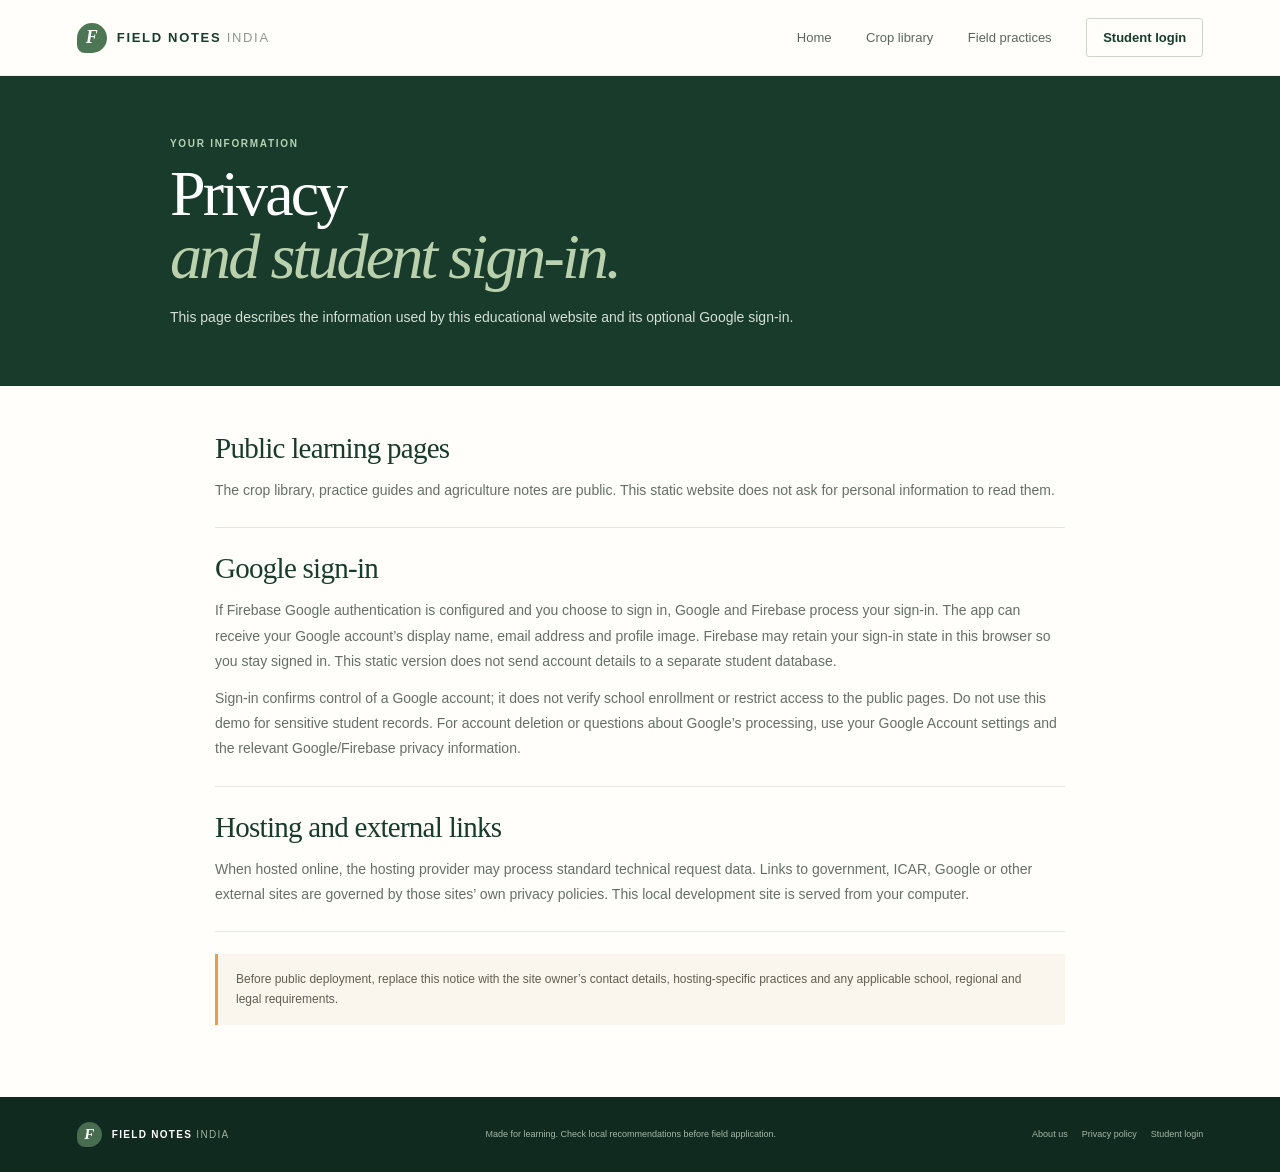
<file: privacy.html>
<!doctype html>
<html lang="en">
<head>
  <meta charset="utf-8">
  <meta name="viewport" content="width=device-width, initial-scale=1">
  <meta name="description" content="Privacy information for Field Notes India, including Google sign-in and student account data.">
  <meta name="theme-color" content="#183b2c">
  <title>Privacy Policy | Field Notes India</title>
  <link rel="stylesheet" href="styles.css">
  <script src="site.js" defer></script>
</head>
<body>
  <a class="skip-link" href="#main">Skip to content</a>
  <header class="site-header">
    <a class="brand" href="index.html" aria-label="Field Notes India home">
      <span class="brand-mark" aria-hidden="true">F</span>
      <span>FIELD NOTES <span class="brand-light">INDIA</span></span>
    </a>
    <button class="menu-toggle" type="button" aria-expanded="false" aria-controls="site-navigation" aria-label="Open navigation">
      <span></span><span></span><span></span>
    </button>
    <nav id="site-navigation" aria-label="Main navigation">
      <a href="index.html">Home</a>
      <a href="index.html#crops">Crop library</a>
      <a href="practices.html">Field practices</a>
      <a class="nav-book" href="student.html">Student login</a>
    </nav>
  </header>
  <main id="main">
    <section class="page-hero">
      <div class="page-hero-inner">
        <p class="eyebrow">YOUR INFORMATION</p>
        <h1>Privacy<br><em>and student sign-in.</em></h1>
        <p>This page describes the information used by this educational website and its optional Google sign-in.</p>
      </div>
    </section>
    <section class="editorial-content section-wrap">
      <article class="editorial-block">
        <h2>Public learning pages</h2>
        <p>The crop library, practice guides and agriculture notes are public. This static website does not ask for personal information to read them.</p>
      </article>
      <article class="editorial-block">
        <h2>Google sign-in</h2>
        <p>If Firebase Google authentication is configured and you choose to sign in, Google and Firebase process your sign-in. The app can receive your Google account’s display name, email address and profile image. Firebase may retain your sign-in state in this browser so you stay signed in. This static version does not send account details to a separate student database.</p>
        <p>Sign-in confirms control of a Google account; it does not verify school enrollment or restrict access to the public pages. Do not use this demo for sensitive student records. For account deletion or questions about Google’s processing, use your Google Account settings and the relevant Google/Firebase privacy information.</p>
      </article>
      <article class="editorial-block">
        <h2>Hosting and external links</h2>
        <p>When hosted online, the hosting provider may process standard technical request data. Links to government, ICAR, Google or other external sites are governed by those sites’ own privacy policies. This local development site is served from your computer.</p>
      </article>
      <p class="privacy-notice">Before public deployment, replace this notice with the site owner’s contact details, hosting-specific practices and any applicable school, regional and legal requirements.</p>
    </section>
  </main>
  <footer class="site-footer">
    <a class="brand footer-brand" href="index.html"><span class="brand-mark" aria-hidden="true">F</span><span>FIELD NOTES <span class="brand-light">INDIA</span></span></a>
    <p>Made for learning. Check local recommendations before field application.</p>
    <div class="footer-links"><a href="about.html">About us</a><a href="privacy.html">Privacy policy</a><a href="student.html">Student login</a></div>
  </footer>
</body>
</html>
</file>
<file: styles.css>
:root {
  color-scheme: light;
  --forest: #183b2c;
  --forest-dark: #102a20;
  --leaf: #4c7654;
  --sage: #dce8d8;
  --cream: #f7f6ef;
  --paper: #fffefa;
  --ink: #203229;
  --muted: #6b776e;
  --line: #e4e9df;
  --orange: #e99c4e;
  --serif: Georgia, "Times New Roman", serif;
  font-family: "Segoe UI", Arial, sans-serif;
}

* { box-sizing: border-box; }
html { scroll-behavior: smooth; scroll-padding-top: 85px; }
body { margin: 0; color: var(--ink); background: var(--paper); }
a { color: inherit; }
button, input { font: inherit; }
.visually-hidden, .skip-link:not(:focus) {
  position: absolute;
  width: 1px;
  height: 1px;
  padding: 0;
  margin: -1px;
  overflow: hidden;
  clip: rect(0, 0, 0, 0);
  white-space: nowrap;
  border: 0;
}
.skip-link:focus {
  position: fixed;
  z-index: 20;
  top: 12px;
  left: 12px;
  padding: 12px 18px;
  border-radius: 6px;
  color: white;
  background: var(--forest);
}
.site-header {
  position: sticky;
  z-index: 10;
  top: 0;
  display: flex;
  align-items: center;
  justify-content: space-between;
  min-height: 76px;
  padding: 0 clamp(22px, 6vw, 88px);
  border-bottom: 1px solid rgba(32, 50, 41, .07);
  background: rgba(255, 254, 250, .96);
  backdrop-filter: blur(12px);
}
.brand {
  display: inline-flex;
  align-items: center;
  gap: 10px;
  color: var(--forest);
  font-size: 13px;
  font-weight: 800;
  letter-spacing: .13em;
  text-decoration: none;
}
.brand-mark {
  display: grid;
  width: 30px;
  height: 30px;
  place-items: center;
  border-radius: 50% 50% 50% 8px;
  color: white;
  background: var(--leaf);
  font-family: var(--serif);
  font-size: 18px;
  font-style: italic;
  letter-spacing: 0;
}
.brand-light { color: #8a9a8b; font-weight: 500; }
.site-header nav { display: flex; align-items: center; gap: clamp(16px, 2.7vw, 38px); }
.site-header nav a {
  color: #59675d;
  font-size: 13px;
  text-decoration: none;
  transition: color .18s ease;
}
.site-header nav a:hover, .site-header nav a:focus-visible { color: var(--leaf); }
.site-header nav .nav-book {
  padding: 11px 16px;
  border: 1px solid #cbd6c8;
  border-radius: 3px;
  color: var(--forest);
  font-weight: 700;
}
.menu-toggle { display: none; }
.hero {
  display: grid;
  min-height: 560px;
  grid-template-columns: minmax(0, 1fr) minmax(300px, .92fr);
  align-items: center;
  gap: 4vw;
  padding: 54px clamp(22px, 8vw, 116px) 65px;
  overflow: hidden;
  background: var(--cream);
}
.hero-copy { max-width: 610px; }
.eyebrow {
  margin: 0 0 13px;
  color: var(--leaf);
  font-size: 10px;
  font-weight: 800;
  letter-spacing: .17em;
}
.hero .eyebrow { display: flex; align-items: center; gap: 9px; }
.eyebrow-dot { width: 7px; height: 7px; border-radius: 100%; background: var(--orange); }
h1, h2, h3, p { margin-top: 0; }
h1 {
  margin-bottom: 22px;
  color: var(--forest);
  font-family: var(--serif);
  font-size: clamp(46px, 6vw, 78px);
  font-weight: 500;
  letter-spacing: -.045em;
  line-height: .99;
}
h1 em { color: var(--leaf); font-weight: 400; }
.hero-text { max-width: 520px; margin-bottom: 27px; color: #627067; font-size: 16px; line-height: 1.8; }
.hero-actions { display: flex; flex-wrap: wrap; align-items: center; gap: 13px; }
.button {
  display: inline-flex;
  min-height: 46px;
  align-items: center;
  justify-content: center;
  gap: 14px;
  padding: 0 18px;
  border: 1px solid transparent;
  border-radius: 3px;
  font-size: 12px;
  font-weight: 700;
  text-decoration: none;
  transition: transform .18s ease, background .18s ease;
}
.button:hover { transform: translateY(-2px); }
.button-primary { color: white; background: var(--forest); }
.button-primary:hover { background: var(--leaf); }
.button-quiet { color: #4c5d51; }
.button-dark { color: white; background: var(--forest); }
.hero-note {
  display: flex;
  max-width: 490px;
  align-items: flex-start;
  gap: 10px;
  margin-top: 42px;
  color: var(--muted);
  font-size: 11px;
  line-height: 1.6;
}
.note-icon {
  display: grid;
  width: 17px;
  height: 17px;
  flex: 0 0 17px;
  place-items: center;
  border: 1px solid #aebdae;
  border-radius: 50%;
  color: var(--leaf);
  font-family: var(--serif);
  font-weight: 700;
}
.hero-art {
  position: relative;
  min-height: 380px;
  overflow: hidden;
  border-radius: 48% 48% 4px 4px;
  background: linear-gradient(180deg, #e4f0e2 0%, #e8efdc 53%, #d2e0c3 100%);
}
.sun { position: absolute; top: 11%; right: 17%; width: 67px; height: 67px; border-radius: 50%; background: #e9b875; opacity: .9; }
.hill { position: absolute; right: -9%; bottom: 24%; left: -9%; height: 42%; border-radius: 50% 50% 0 0; }
.hill-back { bottom: 31%; background: #a9c19a; transform: rotate(-7deg); }
.hill-front { background: #78976b; transform: rotate(5deg); }
.field-lines {
  position: absolute;
  right: -10%;
  bottom: -34%;
  left: -8%;
  height: 61%;
  border-radius: 50% 50% 0 0;
  background: repeating-linear-gradient(169deg, transparent 0 24px, rgba(247, 215, 160, .52) 25px 27px, transparent 28px 45px), #486b47;
}
.plant { position: absolute; bottom: 23%; width: 7px; height: 106px; border-radius: 100%; background: #e6d39a; transform-origin: bottom; }
.plant i { position: absolute; width: 39px; height: 17px; border-radius: 100% 0 100% 0; background: #67895e; }
.plant i:nth-child(1) { top: 23px; left: -32px; transform: rotate(24deg); }
.plant i:nth-child(2) { top: 44px; left: 2px; transform: rotate(-24deg) scaleX(-1); }
.plant i:nth-child(3) { top: 61px; left: -30px; transform: rotate(19deg) scale(.8); }
.plant-one { left: 32%; transform: rotate(-12deg) scale(.8); }
.plant-two { left: 56%; transform: rotate(8deg) scale(1.05); }
.plant-three { left: 77%; transform: rotate(-5deg) scale(.72); }
.art-label { position: absolute; right: 19px; bottom: 18px; display: grid; gap: 4px; color: white; text-align: right; text-shadow: 0 1px 5px #1f3825; }
.art-label span { font-size: 9px; letter-spacing: .15em; }
.art-label strong { font-family: var(--serif); font-size: 20px; font-weight: 500; }
.art-spark { position: absolute; color: white; font-size: 20px; opacity: .8; }
.spark-one { top: 24%; left: 20%; }.spark-two { top: 38%; right: 15%; font-size: 13px; }
.section-wrap { width: min(1120px, calc(100% - 44px)); margin: 0 auto; }
.overview { padding-top: 82px; padding-bottom: 86px; }
.section-heading { margin-bottom: 27px; }
.heading-row { display: flex; align-items: end; justify-content: space-between; gap: 22px; }
h2 { margin-bottom: 0; color: var(--forest); font-family: var(--serif); font-size: clamp(32px, 4vw, 46px); font-weight: 500; letter-spacing: -.025em; }
.text-link { padding-bottom: 6px; color: var(--leaf); font-size: 12px; font-weight: 700; text-decoration: none; }
.stat-grid { display: grid; grid-template-columns: repeat(5, 1fr); gap: 13px; }
.stat-card { min-height: 146px; padding: 20px; border: 1px solid var(--line); background: #fff; }
.stat-card .stat-label { display: block; margin-bottom: 16px; color: var(--muted); font-size: 10px; font-weight: 700; letter-spacing: .11em; text-transform: uppercase; }
.stat-card strong { display: block; margin-bottom: 7px; color: var(--forest); font-family: var(--serif); font-size: clamp(27px, 3vw, 38px); font-weight: 500; letter-spacing: -.04em; }
.stat-card small { color: #7a867d; font-size: 10px; line-height: 1.5; }
.data-caveat { display: flex; gap: 13px; margin-top: 18px; padding: 15px 18px; border-left: 3px solid var(--orange); background: #fbf6ed; }
.data-caveat p { margin: 0; color: #635e53; font-size: 11px; line-height: 1.7; }
.data-caveat strong { color: #514638; }
.caveat-symbol { display: grid; width: 19px; height: 19px; flex: 0 0 19px; place-items: center; border-radius: 50%; color: #fff; background: #bd7f38; font-family: var(--serif); font-size: 13px; font-weight: bold; }
.production-panel { margin-top: 38px; padding: 28px 30px 19px; border: 1px solid var(--line); background: #fbfcf8; }
.panel-heading { display: flex; justify-content: space-between; align-items: end; gap: 20px; margin-bottom: 22px; }
.panel-heading .eyebrow { margin-bottom: 6px; }
.panel-heading h3 { margin: 0; color: var(--forest); font-family: var(--serif); font-size: 27px; font-weight: 500; }
.unit-tag { padding: 7px 10px; color: #69756b; background: #eef2e9; font-size: 9px; letter-spacing: .04em; }
.chart-list { display: grid; grid-template-columns: repeat(2, 1fr); column-gap: 44px; row-gap: 13px; }
.chart-row { display: grid; grid-template-columns: 90px 1fr 54px; align-items: center; gap: 10px; }
.chart-name { color: #536258; font-size: 10px; }
.chart-track { height: 8px; overflow: hidden; border-radius: 10px; background: #e8ede4; }
.chart-fill { height: 100%; border-radius: inherit; background: #658967; }
.chart-row:nth-child(3n) .chart-fill { background: #d79b5a; }
.chart-value { color: var(--forest); font-size: 10px; font-weight: 700; text-align: right; }
.chart-note { margin: 21px 0 0; color: #899188; font-size: 10px; line-height: 1.5; }
.crop-section { padding: 83px 0 88px; background: var(--cream); }
.section-intro { max-width: 560px; margin: 13px 0 0; color: var(--muted); font-size: 13px; line-height: 1.7; }
.crop-count { display: grid; gap: 4px; margin: 0 0 5px; text-align: right; }
.crop-count strong { color: var(--forest); font-family: var(--serif); font-size: 29px; font-weight: 500; }
.crop-count span { color: var(--muted); font-size: 10px; }
.crop-controls { display: flex; flex-wrap: wrap; align-items: center; justify-content: space-between; gap: 14px; margin: 28px 0 22px; }
.search-box { display: flex; min-width: min(100%, 340px); height: 43px; align-items: center; gap: 10px; padding: 0 12px; border: 1px solid #dfe5da; background: white; }
.search-icon { color: #819082; font-family: var(--serif); font-size: 23px; transform: rotate(-20deg); }
.search-box input { width: 100%; min-width: 0; border: 0; outline: 0; color: var(--ink); background: transparent; font-size: 11px; }
.search-box input::placeholder { color: #9aa39b; }
.search-box kbd { flex: 0 0 auto; color: #8b948b; font-size: 9px; }
.filter-row { display: flex; flex-wrap: wrap; gap: 7px; }
.filter-button { padding: 8px 11px; border: 1px solid #d9e0d5; border-radius: 2px; color: #6b776e; background: transparent; cursor: pointer; font-size: 10px; transition: all .15s ease; }
.filter-button:hover, .filter-button[aria-pressed="true"] { border-color: var(--forest); color: #fff; background: var(--forest); }
.crop-grid { display: grid; grid-template-columns: repeat(3, 1fr); gap: 14px; }
.crop-card { display: flex; min-height: 245px; flex-direction: column; padding: 18px; border: 1px solid #e3e7df; background: var(--paper); transition: transform .2s ease, box-shadow .2s ease; }
.crop-card:hover { transform: translateY(-3px); box-shadow: 0 10px 24px rgba(32, 50, 41, .07); }
.crop-card-top { display: flex; align-items: start; justify-content: space-between; gap: 10px; }
.crop-icon { display: grid; width: 37px; height: 37px; place-items: center; border-radius: 50%; color: var(--leaf); background: #edf2e8; font-family: var(--serif); font-size: 20px; font-style: italic; }
.category-tag { padding: 5px 7px; color: #718071; background: #f0f3ec; font-size: 8px; font-weight: 700; letter-spacing: .08em; text-transform: uppercase; }
.crop-card h3 { margin: 14px 0 3px; color: var(--forest); font-family: var(--serif); font-size: 22px; font-weight: 500; }
.scientific-name { min-height: 17px; margin: 0; color: #7b887e; font-size: 10px; font-style: italic; }
.origin-line { margin: 11px 0 0; color: #657269; font-size: 10px; line-height: 1.5; }
.origin-line strong { color: #4e5e52; font-weight: 700; }
.crop-metrics { display: grid; grid-template-columns: 1fr 1fr; gap: 8px; margin-top: auto; padding-top: 15px; }
.metric { padding-top: 10px; border-top: 1px solid #edf0e9; }
.metric-label { display: block; margin-bottom: 5px; color: #8a958c; font-size: 8px; font-weight: 700; letter-spacing: .08em; text-transform: uppercase; }
.metric strong { display: block; color: var(--forest); font-size: 10px; line-height: 1.5; }
.crop-card-link { display: inline-flex; align-items: center; gap: 6px; margin-top: 15px; color: var(--leaf); font-size: 10px; font-weight: 700; text-decoration: none; }
.crop-card-link:hover { color: var(--forest); text-decoration: underline; }
.empty-state { padding: 30px; color: var(--muted); text-align: center; }
.field-section { padding-top: 83px; padding-bottom: 88px; }
.field-section .section-heading { margin-bottom: 28px; }
.diagram-grid { display: grid; grid-template-columns: 1fr 1fr; gap: 16px; margin-bottom: 28px; }
.diagram-card { margin: 0; padding: 12px; border: 1px solid var(--line); background: #fbfcf8; }
.diagram-card img { display: block; width: 100%; height: auto; }
.diagram-card figcaption { display: flex; align-items: center; gap: 10px; padding: 11px 7px 4px; color: #66746a; font-size: 10px; }
.diagram-card figcaption span { color: #bf8850; font-family: var(--serif); font-size: 15px; }
.sources-section { padding: 68px 0; color: #fff; background: var(--forest); }
.sources-inner { display: grid; grid-template-columns: 1fr .9fr; gap: 70px; align-items: center; }
.sources-section .eyebrow { color: #b8d2b4; }
.sources-section h2 { margin-bottom: 14px; color: #fff; font-size: 37px; }
.sources-section p:not(.eyebrow) { max-width: 520px; margin: 0; color: #ccdbcd; font-size: 11px; line-height: 1.8; }
.source-links { display: grid; gap: 7px; }
.source-links a { display: grid; gap: 7px; padding: 13px 15px; border: 1px solid rgba(255,255,255,.17); text-decoration: none; transition: background .15s ease; }
.source-links a:hover { background: rgba(255,255,255,.08); }
.source-links span { color: #aac3a9; font-size: 8px; font-weight: 700; letter-spacing: .12em; }
.source-links strong { color: white; font-size: 11px; }
.site-footer { display: flex; min-height: 75px; align-items: center; justify-content: space-between; gap: 20px; padding: 15px clamp(22px, 6vw, 88px); background: #102a20; }
.footer-brand { color: white; font-size: 10px; }
.footer-brand .brand-mark { width: 25px; height: 25px; background: #476c50; font-size: 15px; }
.footer-brand .brand-light { color: #9cb19c; }
.site-footer p, .site-footer > a:last-child { margin: 0; color: #a5b8a6; font-size: 9px; text-decoration: none; }
.site-footer > a:last-child:hover { color: white; }
.footer-links { display: flex; flex-wrap: wrap; gap: 14px; }
.footer-links a { color: #a5b8a6; font-size: 9px; text-decoration: none; }
.footer-links a:hover { color: white; }
:focus-visible { outline: 3px solid #e99c4e; outline-offset: 3px; }

@media (max-width: 900px) {
  .site-header { padding-right: 24px; padding-left: 24px; }
  .site-header nav { gap: 15px; }
  .site-header nav a { font-size: 11px; }
  .hero { grid-template-columns: 1fr .75fr; padding-right: 5vw; padding-left: 5vw; }
  .hero-art { min-height: 330px; }
  .crop-grid { grid-template-columns: repeat(2, 1fr); }
  .chart-list { column-gap: 22px; }
}
@media (max-width: 650px) {
  html { scroll-padding-top: 64px; }
  .site-header { min-height: 64px; padding: 0 17px; }
  .menu-toggle {
    display: grid;
    width: 42px;
    height: 42px;
    align-content: center;
    justify-items: center;
    gap: 5px;
    border: 1px solid #dfe5da;
    border-radius: 3px;
    background: white;
    cursor: pointer;
  }
  .menu-toggle span { width: 18px; height: 2px; background: var(--forest); }
  .site-header nav {
    position: absolute;
    top: 100%;
    right: 0;
    left: 0;
    display: none;
    align-items: stretch;
    gap: 0;
    padding: 8px 17px 14px;
    border-bottom: 1px solid var(--line);
    background: var(--paper);
    box-shadow: 0 12px 20px rgba(32, 50, 41, .08);
  }
  .site-header nav.is-open { display: grid; }
  .site-header nav a, .site-header nav .nav-book {
    display: block;
    padding: 13px 10px;
    border: 0;
    border-bottom: 1px solid #edf0e9;
    font-size: 13px;
  }
  .site-header nav a:last-child { border-bottom: 0; }
  .hero { min-height: 0; grid-template-columns: 1fr; gap: 32px; padding: 51px 22px 40px; }
  h1 { font-size: clamp(44px, 12vw, 64px); }
  .hero-text { font-size: 14px; }
  .hero-note { margin-top: 27px; }
  .hero-art { min-height: 280px; width: min(100%, 410px); margin: 0 auto; }
  .section-wrap { width: calc(100% - 36px); }
  .overview, .crop-section, .field-section { padding-top: 58px; padding-bottom: 60px; }
  .heading-row { align-items: start; }
  .heading-row > .text-link { display: none; }
  .stat-grid { grid-template-columns: repeat(2, 1fr); gap: 8px; }
  .stat-card { min-height: 123px; padding: 15px; }
  .stat-card .stat-label { margin-bottom: 12px; font-size: 8px; }
  .stat-card strong { font-size: 29px; }
  .production-panel { padding: 20px 14px 16px; }
  .panel-heading { align-items: start; flex-direction: column; gap: 10px; }
  .panel-heading h3 { font-size: 24px; }
  .chart-list { grid-template-columns: 1fr; row-gap: 11px; }
  .chart-row { grid-template-columns: 75px 1fr 47px; }
  .crop-controls { align-items: stretch; }
  .search-box { min-width: 100%; }
  .search-box kbd { display: none; }
  .filter-row { gap: 6px; }
  .crop-grid { grid-template-columns: 1fr; }
  .crop-card { min-height: 215px; }
  .diagram-grid { grid-template-columns: 1fr; }
  .sources-section { padding: 55px 0; }
  .sources-inner { grid-template-columns: 1fr; gap: 27px; }
  .sources-section h2 { font-size: 32px; }
  .site-footer { flex-wrap: wrap; padding: 17px; }
  .site-footer p { order: 3; width: 100%; }
  .footer-links { order: 2; width: 100%; gap: 12px; }
}
@media (prefers-reduced-motion: reduce) {
  *, *::before, *::after { scroll-behavior: auto !important; transition-duration: .01ms !important; }
}

.practice-hero { padding: 58px 22px 53px; color: white; background: var(--forest); }
.practice-hero-inner { width: min(1120px, 100%); margin: 0 auto; }
.practice-hero .eyebrow { color: #b7d2b3; }
.practice-hero h1 { margin-bottom: 17px; color: white; font-size: clamp(42px, 5vw, 64px); }
.practice-hero h1 em { color: #bad1ae; }
.practice-hero-inner > p:not(.eyebrow) { max-width: 700px; margin-bottom: 26px; color: #d3e0d2; font-size: 14px; line-height: 1.75; }
.practice-hero-meta { display: flex; flex-wrap: wrap; gap: 9px; }
.practice-hero-meta span { padding: 8px 11px; border: 1px solid rgba(255,255,255,.2); color: #e1ece0; font-size: 9px; }
.practice-hero-meta strong { color: #fff; }
.practice-content { padding-top: 30px; padding-bottom: 72px; }
.practice-alert { display: grid; gap: 5px; padding: 15px 18px; border-left: 3px solid var(--orange); background: #fbf6ed; }
.practice-alert strong { color: #594b38; font-size: 14px; }
.practice-alert span { color: #6d675b; font-size: 13px; line-height: 1.7; }
.practice-units { display: grid; grid-template-columns: repeat(3, 1fr); gap: 10px; margin: 14px 0 24px; }
.practice-units > div { display: grid; align-content: start; gap: 6px; padding: 13px 15px; border: 1px solid var(--line); background: #fbfcf8; }
.practice-units strong { color: var(--forest); font-size: 12px; }
.practice-units span { color: var(--muted); font-size: 12px; line-height: 1.6; }
.prep-panel { display: grid; grid-template-columns: 1fr .9fr; gap: 22px; align-items: center; margin-bottom: 24px; padding: 20px; border: 1px solid var(--line); background: #fbfcf8; }
.prep-copy .eyebrow { margin-bottom: 6px; }
.prep-copy h2 { margin-bottom: 12px; font-size: 25px; }
.prep-copy ol { display: grid; gap: 8px; margin: 0; padding-left: 19px; color: #647066; font-size: 12px; line-height: 1.65; }
.prep-copy li::marker { color: var(--leaf); font-weight: 700; }
.prep-copy strong { color: var(--forest); }
.prep-panel img { display: block; width: 100%; height: auto; }
.practice-toolbar { display: grid; gap: 12px; padding: 16px; border: 1px solid var(--line); background: white; }
.practice-toolbar .search-box { width: 100%; }
.practice-index { display: grid; grid-template-columns: 67px 1fr; gap: 12px; margin-top: 16px; padding: 14px 16px; background: #f3f5ef; }
.practice-index > span { padding-top: 5px; color: #869187; font-size: 9px; font-weight: 800; letter-spacing: .12em; }
#practice-index-links { display: flex; flex-wrap: wrap; gap: 6px; }
#practice-index-links a { padding: 5px 8px; border: 1px solid #dfe5da; color: #55705a; background: white; font-size: 10px; text-decoration: none; }
#practice-index-links a:hover { border-color: var(--leaf); color: var(--forest); }
.practice-results { margin: 22px 0 10px; color: #758177; font-size: 11px; }
.practice-results strong { color: var(--forest); }
.practice-list { display: grid; gap: 15px; }
.practice-card { scroll-margin-top: 88px; border: 1px solid var(--line); background: white; }
.practice-card-header { display: flex; align-items: end; justify-content: space-between; gap: 15px; padding: 18px 20px; border-bottom: 1px solid var(--line); background: #fbfcf8; }
.practice-group { margin: 0 0 5px; color: var(--leaf); font-size: 9px; font-weight: 800; letter-spacing: .14em; text-transform: uppercase; }
.practice-card h2 { font-size: 25px; }
.practice-top-link { flex: 0 0 auto; color: var(--leaf); font-size: 10px; text-decoration: none; }
.practice-top-link:hover { text-decoration: underline; }
.practice-table { width: 100%; border-collapse: collapse; }
.practice-table caption { position: absolute; width: 1px; height: 1px; padding: 0; margin: -1px; overflow: hidden; clip: rect(0,0,0,0); white-space: nowrap; border: 0; }
.practice-table th, .practice-table td { padding: 12px 18px; border-bottom: 1px solid #edf0e9; font-size: 13px; line-height: 1.7; text-align: left; vertical-align: top; }
.practice-table th { width: 25%; color: #5e6f61; background: #fff; font-weight: 700; }
.practice-table td { color: #5c675e; }
.practice-table tr:last-child th, .practice-table tr:last-child td { border-bottom: 0; }
.practice-table tr:last-child td { color: var(--forest); font-weight: 700; }
.practice-sources { display: grid; grid-template-columns: 1fr .8fr; gap: 36px; align-items: center; margin-top: 40px; padding: 28px; color: white; background: var(--forest); }
.practice-sources .eyebrow { color: #b7d2b3; }
.practice-sources h2 { margin-bottom: 11px; color: white; font-size: 29px; }
.practice-sources p:not(.eyebrow) { margin: 0; color: #d3e0d2; font-size: 12px; line-height: 1.7; }
.practice-source-links { display: grid; gap: 8px; }
.practice-source-links a { color: white; font-size: 11px; line-height: 1.5; text-decoration: none; }
.practice-source-links a:hover { text-decoration: underline; }

@media (max-width: 650px) {
  .practice-hero { padding: 43px 18px 36px; }
  .practice-content { width: calc(100% - 32px); padding-top: 20px; }
  .practice-units { grid-template-columns: 1fr; }
  .prep-panel { grid-template-columns: 1fr; gap: 12px; padding: 16px; }
  .prep-copy h2 { font-size: 22px; }
  .prep-copy ol { font-size: 12px; }
  .practice-index { grid-template-columns: 1fr; gap: 8px; }
  .practice-card-header { align-items: start; padding: 15px; }
  .practice-card h2 { font-size: 21px; }
  .practice-table th, .practice-table td { display: block; width: 100%; padding: 9px 13px; }
  .practice-table th { padding-bottom: 2px; border-bottom: 0; color: var(--leaf); font-size: 10px; }
  .practice-table td { padding-top: 3px; }
  .practice-table tr { display: block; padding: 2px 0; border-bottom: 1px solid #edf0e9; }
  .practice-table tr:last-child { border-bottom: 0; }
  .practice-sources { grid-template-columns: 1fr; gap: 20px; padding: 20px; }
}

.learning-section { padding: 82px 0 86px; background: #f2f5ee; }
.learning-grid { display: grid; grid-template-columns: repeat(3, 1fr); gap: 13px; margin-top: 25px; }
.learning-card { min-height: 190px; padding: 21px; border: 1px solid #e1e8dc; background: #fffefa; }
.learning-number { color: var(--leaf); font-size: 9px; font-weight: 800; letter-spacing: .13em; }
.learning-card h3 { margin: 14px 0 9px; color: var(--forest); font-family: var(--serif); font-size: 21px; font-weight: 500; }
.learning-card p { margin: 0; color: var(--muted); font-size: 12px; line-height: 1.7; }
.learning-link { margin-top: 25px; }
.page-hero { padding: 62px 22px 57px; color: white; background: var(--forest); }
.page-hero-inner { width: min(940px, 100%); margin: 0 auto; }
.page-hero .eyebrow { color: #b7d2b3; }
.page-hero h1 { margin-bottom: 16px; color: white; font-size: clamp(42px, 5vw, 64px); }
.page-hero h1 em { color: #bad1ae; }
.page-hero-inner > p:last-child { max-width: 690px; margin: 0; color: #d3e0d2; font-size: 14px; line-height: 1.75; }
.editorial-content { max-width: 850px; padding-top: 46px; padding-bottom: 72px; }
.editorial-block { padding: 24px 0; border-bottom: 1px solid var(--line); }
.editorial-block:first-child { padding-top: 0; }
.editorial-block h2 { margin-bottom: 13px; font-size: 29px; }
.editorial-block p { margin: 0 0 12px; color: #647066; font-size: 14px; line-height: 1.8; }
.editorial-block p:last-child { margin-bottom: 0; }
.editorial-actions { display: flex; flex-wrap: wrap; align-items: center; gap: 20px; margin-top: 25px; }
.privacy-notice { margin: 22px 0 0; padding: 15px 18px; border-left: 3px solid var(--orange); color: #635e53; background: #fbf6ed; font-size: 12px; line-height: 1.7; }
.login-section { display: grid; min-height: 68vh; place-items: center; padding: 55px 18px; background: var(--cream); }
.login-card { width: min(100%, 440px); padding: 34px; border: 1px solid var(--line); background: var(--paper); box-shadow: 0 16px 40px rgba(32, 50, 41, .06); }
.login-card h1 { margin-bottom: 10px; font-size: 42px; }
.login-intro { margin-bottom: 23px; color: var(--muted); font-size: 13px; line-height: 1.65; }
.google-button { display: flex; width: 100%; min-height: 48px; align-items: center; justify-content: center; gap: 12px; border: 1px solid #d8ded5; border-radius: 3px; color: #27352d; background: white; cursor: pointer; font-size: 13px; font-weight: 700; }
.google-button:hover:not(:disabled) { background: #f5f7f3; }
.google-button:disabled { cursor: not-allowed; opacity: .58; }
.google-button svg { width: 19px; height: 19px; }
.auth-status { min-height: 22px; margin: 12px 0 18px; color: #637067; font-size: 11px; line-height: 1.6; }
.auth-status.is-error { color: #a13d2d; }
.signed-in-panel { padding: 18px; border: 1px solid var(--line); background: #f7f8f3; text-align: center; }
.signed-in-panel p { margin: 0 0 8px; color: var(--forest); font-size: 13px; }
.signed-in-panel .student-email { margin-bottom: 17px; color: var(--muted); font-size: 11px; }
.student-photo { width: 56px; height: 56px; margin-bottom: 12px; border-radius: 50%; }
.login-disclaimer { margin: 20px 0 14px; color: #747d74; font-size: 10px; line-height: 1.7; }

@media (max-width: 650px) {
  .learning-section { padding: 58px 0 62px; }
  .learning-grid { grid-template-columns: 1fr; gap: 9px; }
  .learning-card { min-height: 0; padding: 18px; }
  .page-hero { padding: 45px 18px 39px; }
  .editorial-content { padding-top: 32px; padding-bottom: 52px; }
  .editorial-block { padding: 20px 0; }
  .editorial-block h2 { font-size: 25px; }
  .editorial-block p { font-size: 13px; }
  .login-card { padding: 25px 20px; }
  .login-card h1 { font-size: 37px; }
}
</file>
